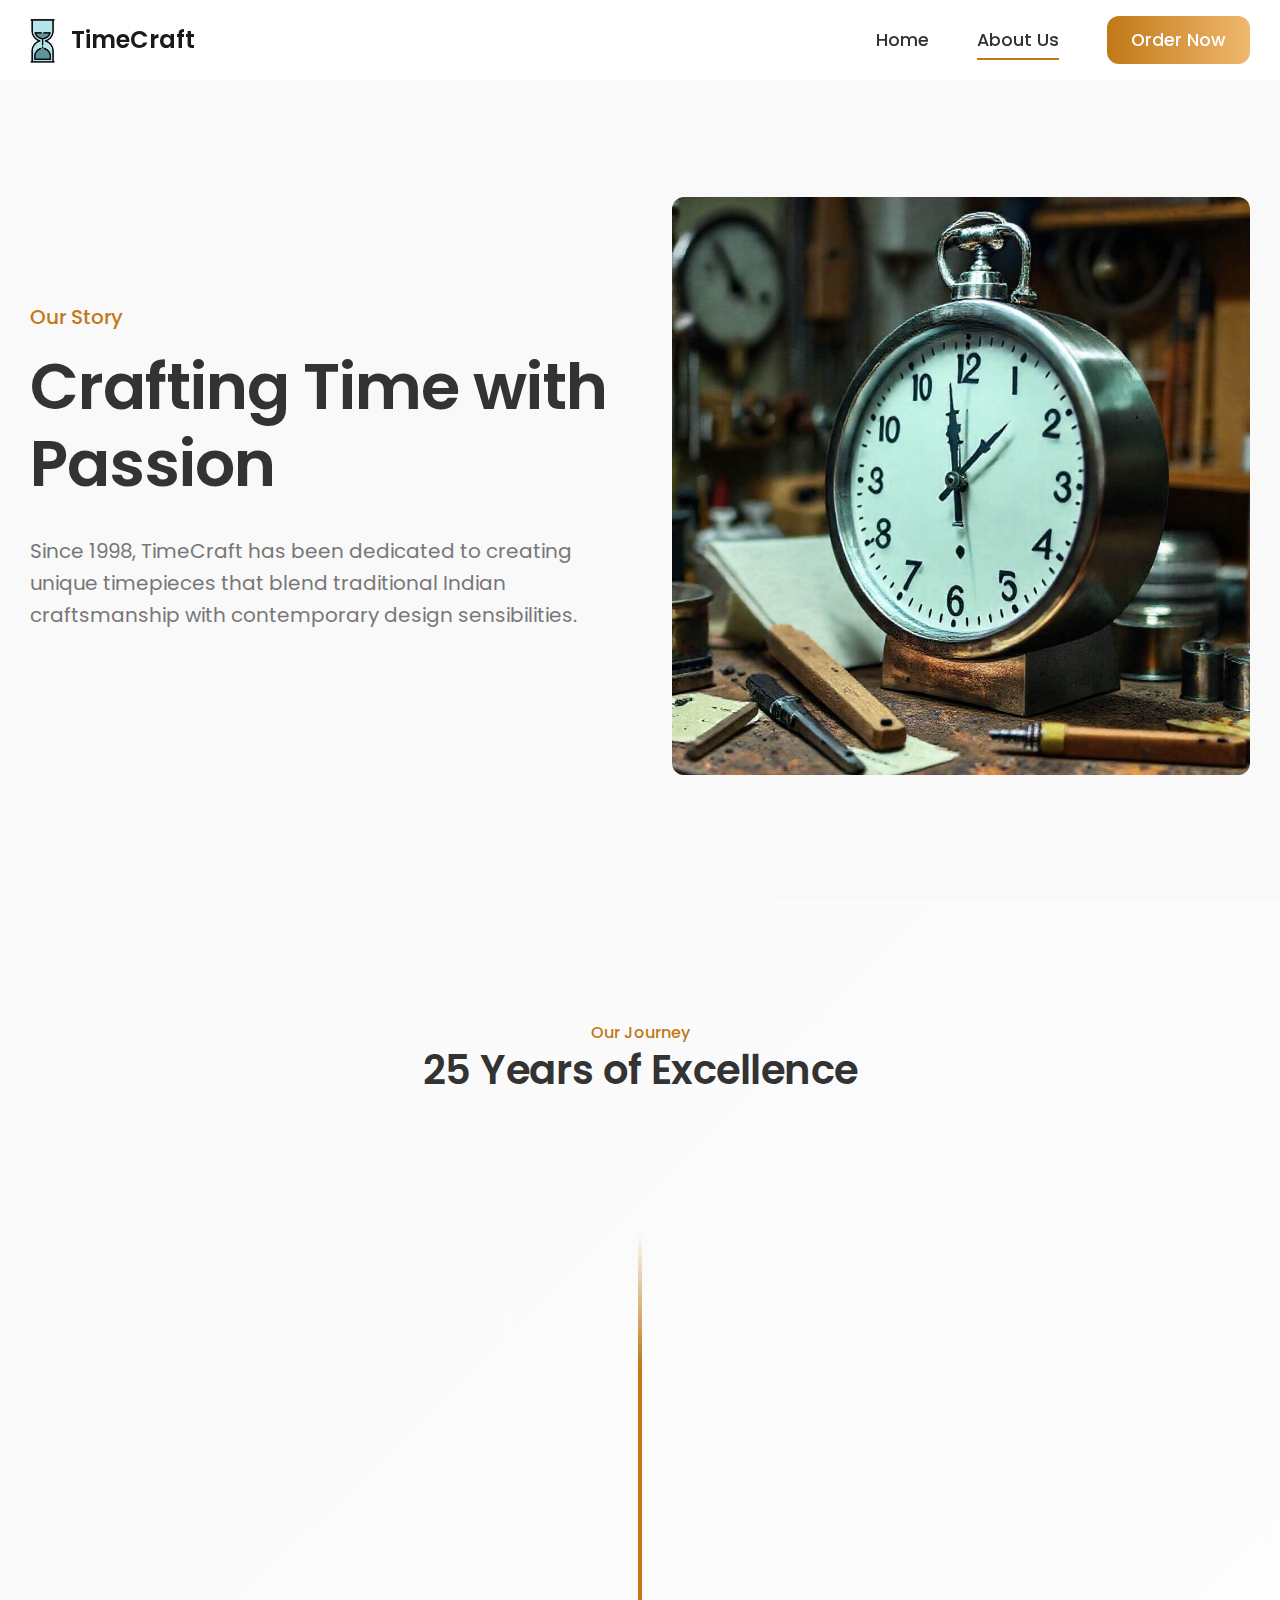
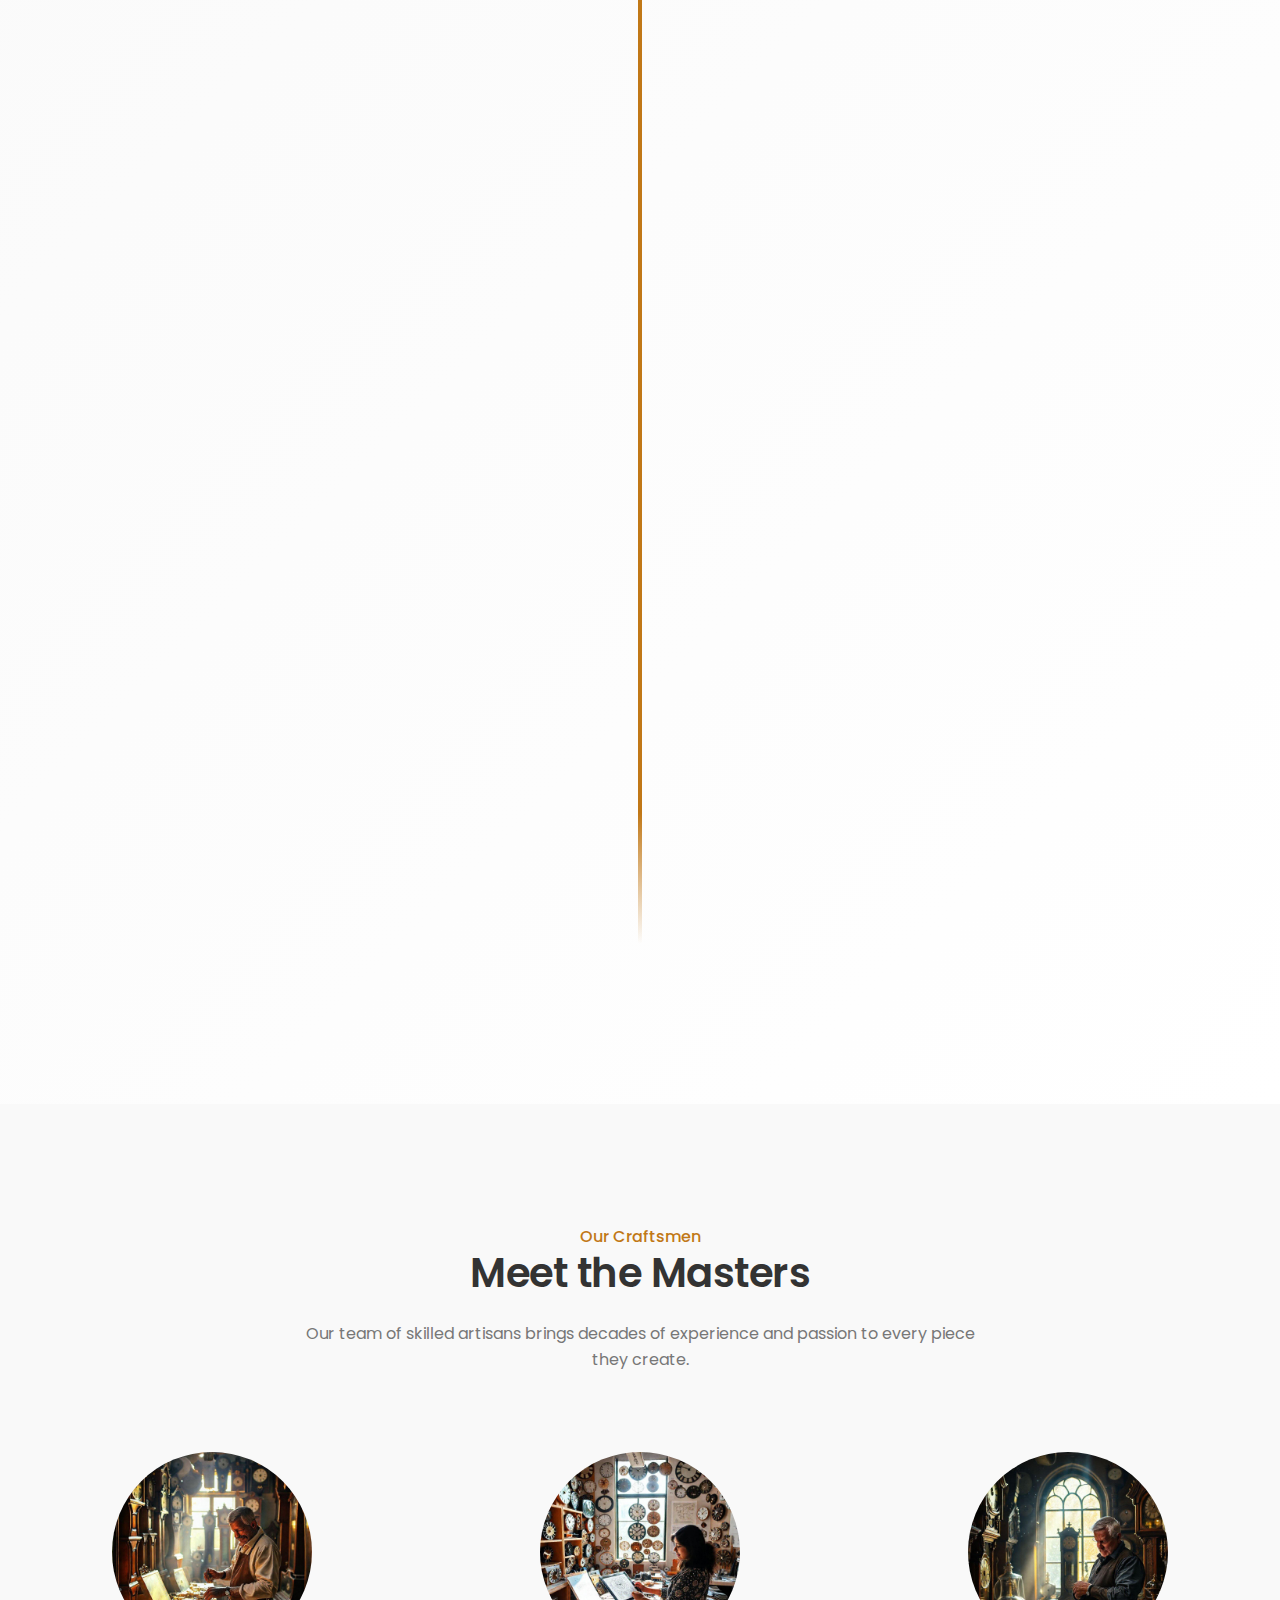
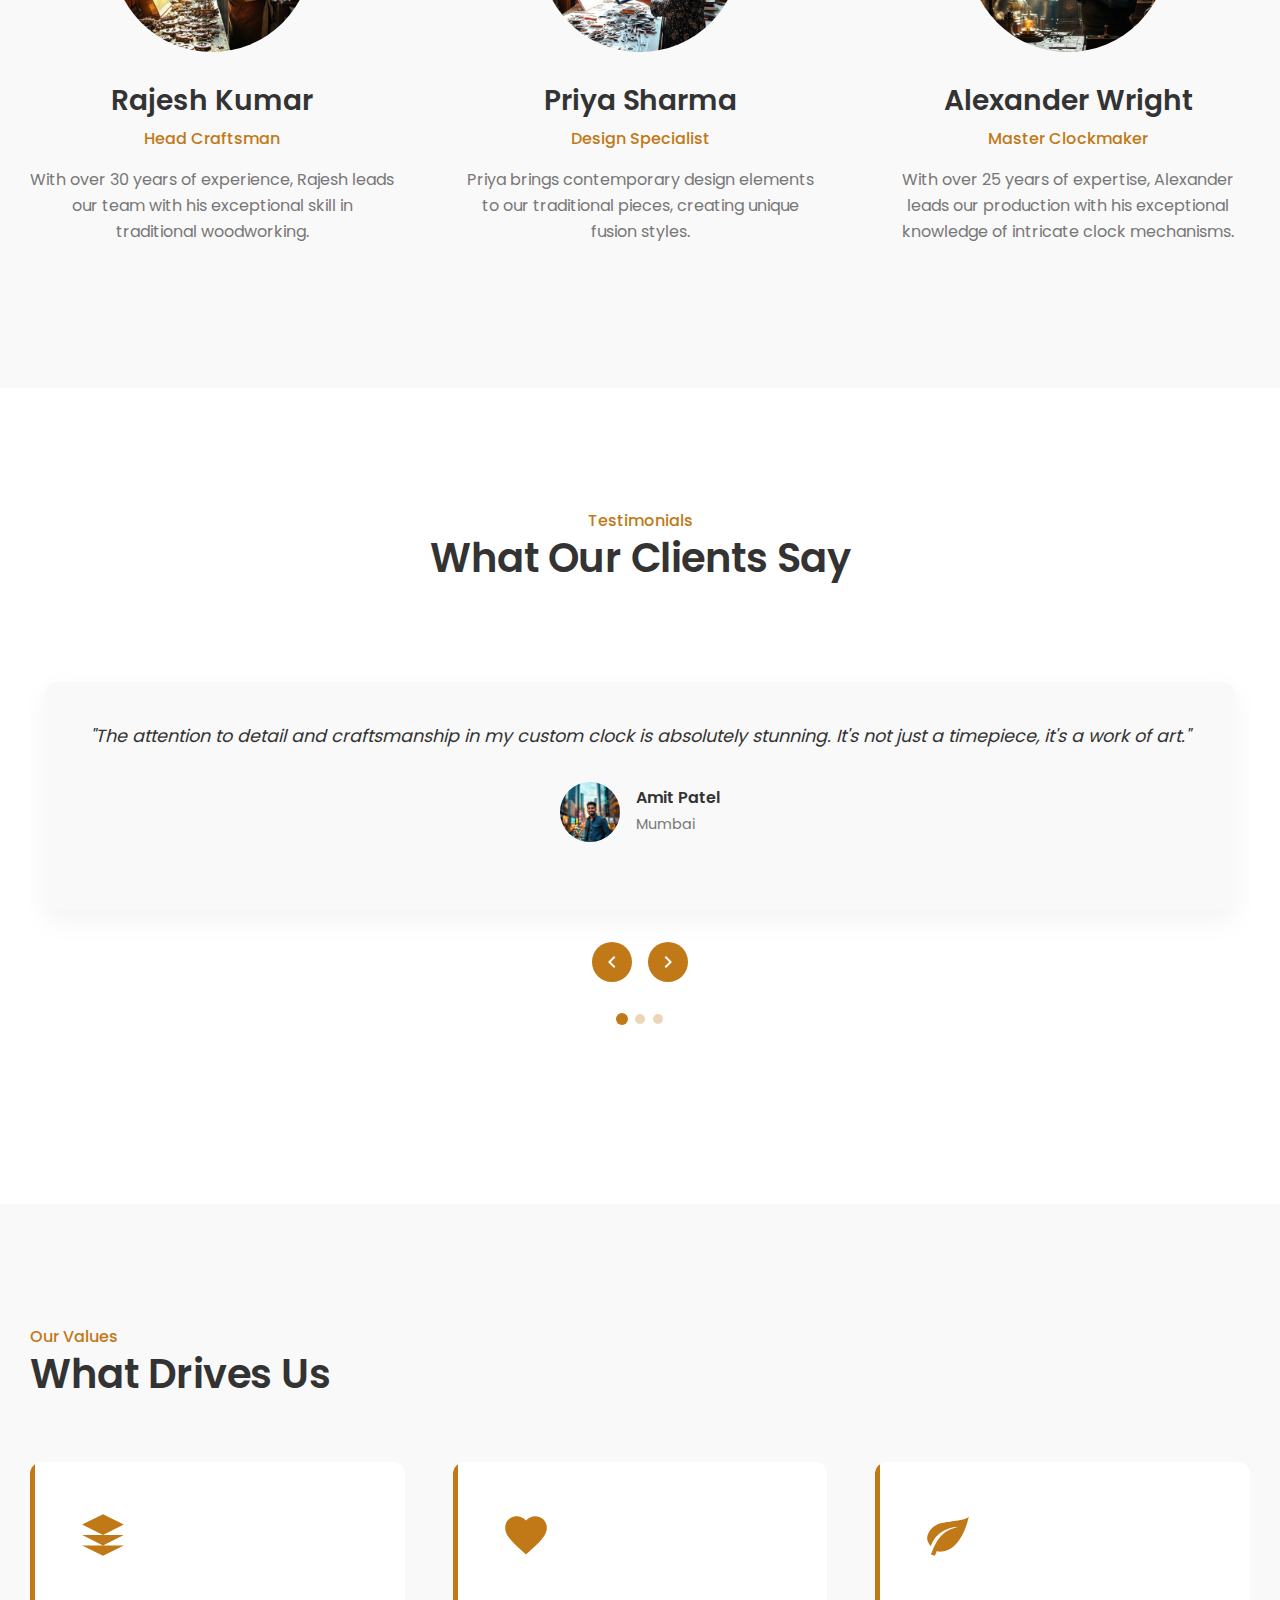
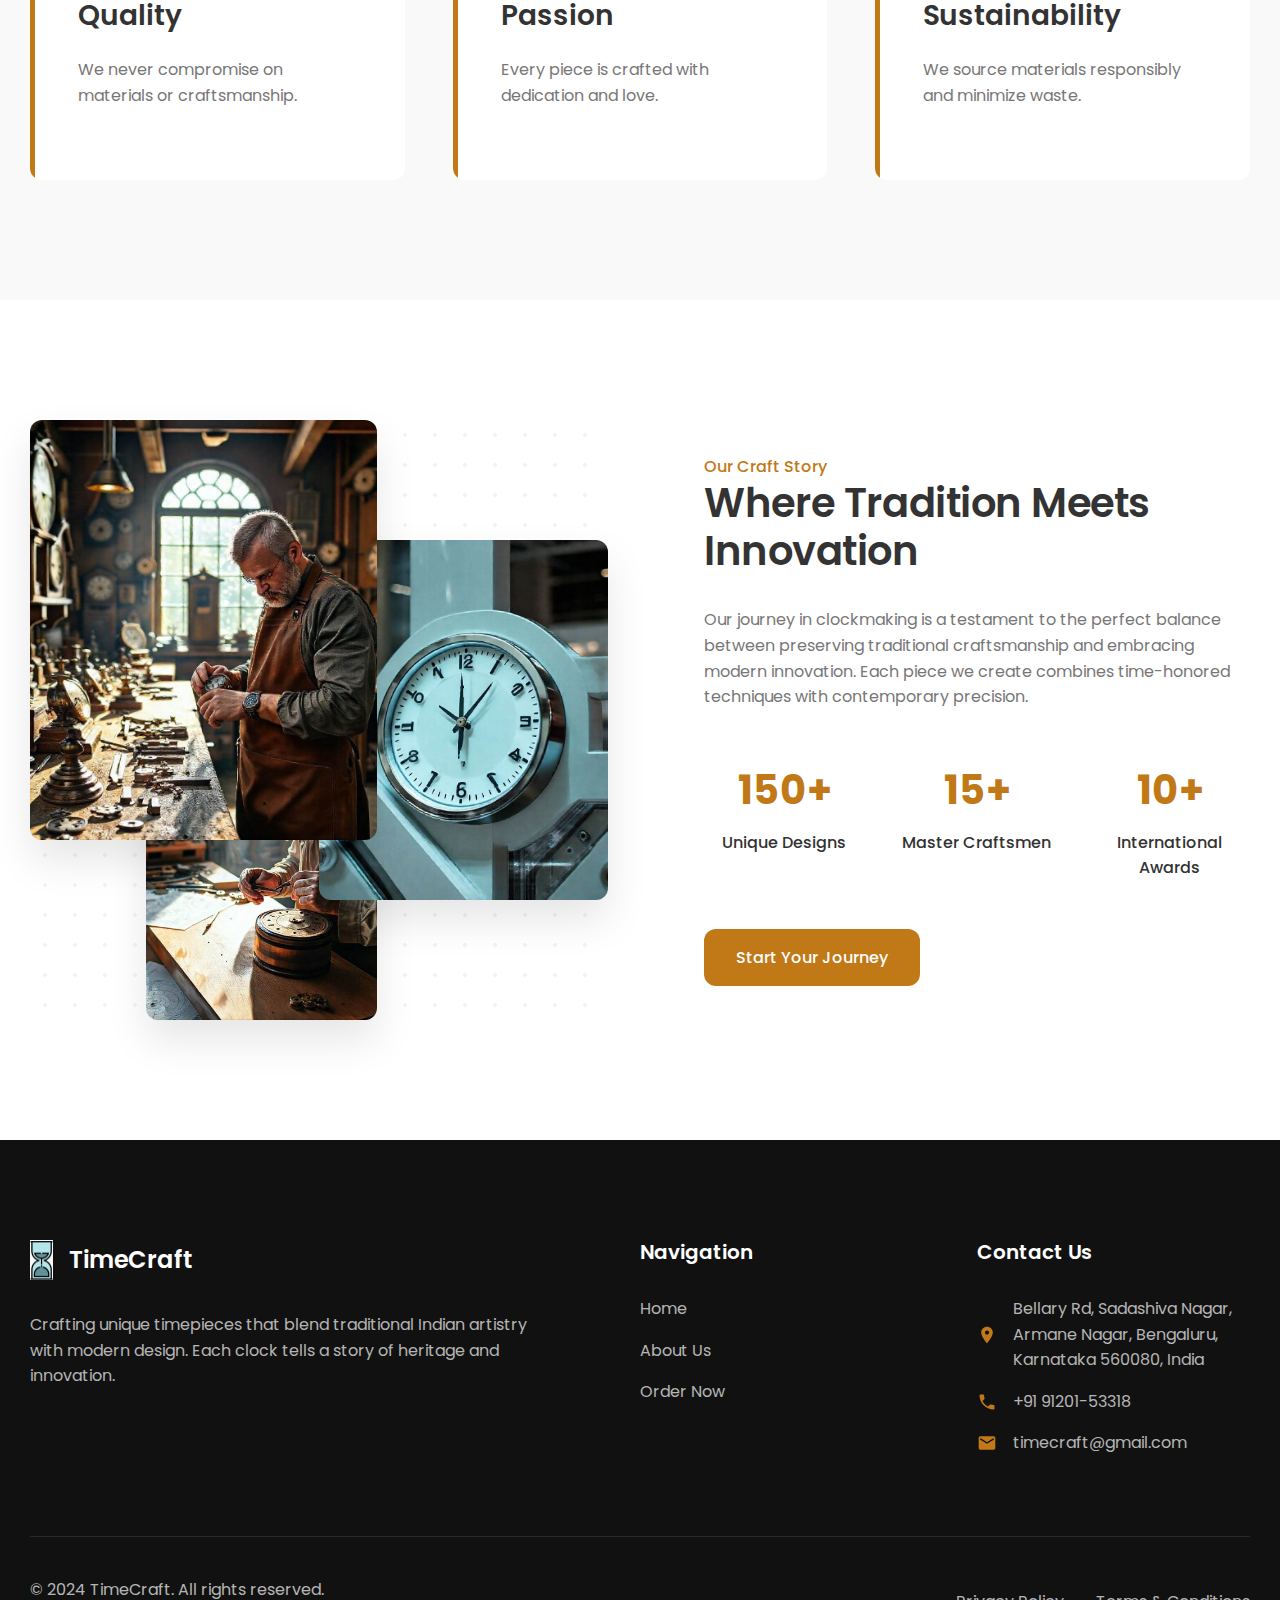
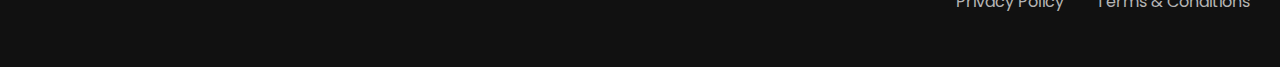
<file: about.html>
<!DOCTYPE html>
<html lang="en">
<head>
    <meta charset="UTF-8">
    <meta name="viewport" content="width=device-width, initial-scale=1.0">
    <title>About Us - TimeCraft</title>
    <meta name="description" content="Learn about TimeCraft's journey in crafting unique decorative clocks that blend traditional Indian artistry with modern design.">
    <link rel="stylesheet" href="css/style.css">
    <link rel="icon" type="image/x-icon" href="img/logo.png">
</head>
<body>
    <header class="header">
        <div class="container">
            <div class="header__inner">
                <a href="index.html" class="logo">
                    <img src="img/logo.png" alt="TimeCraft Logo" class="logo__img">
                    <span class="logo__text">TimeCraft</span>
                </a>
                <nav class="nav">
                    <ul class="nav__list">
                        <li class="nav__item"><a href="index.html" class="nav__link">Home</a></li>
                        <li class="nav__item"><a href="about.html" class="nav__link nav__link--active">About Us</a></li>
                        <li class="nav__item"><a href="contact.html" class="nav__link nav__cta">Order Now</a></li>
                    </ul>
                    <button class="burger" aria-label="Open menu">
                        <span></span>
                        <span></span>
                        <span></span>
                    </button>
                </nav>
            </div>
        </div>
    </header>

    <main>
        <section class="about-hero">
            <div class="container">
                <div class="about-hero__content">
                    <span class="about-hero__subtitle">Our Story</span>
                    <h1 class="about-hero__title">Crafting Time with Passion</h1>
                    <p class="about-hero__text">Since 1998, TimeCraft has been dedicated to creating unique timepieces that blend traditional Indian craftsmanship with contemporary design sensibilities.</p>
                </div>
                <div class="about-hero__image">
                    <img src="img/about-hero.jpg" alt="Our workshop">
                </div>
            </div>
        </section>

        <section class="timeline">
            <div class="container">
                <div class="section__header">
                    <span class="section__subtitle">Our Journey</span>
                    <h2>25 Years of Excellence</h2>
                </div>
                <div class="timeline__wrapper">
                    <div class="timeline__item">
                        <div class="timeline__content">
                            <span class="timeline__year">1998</span>
                            <h3>The Beginning</h3>
                            <p>Started as a small workshop in Bangalore with a vision to preserve traditional clock-making.</p>
                        </div>
                    </div>
                    <div class="timeline__item">
                        <div class="timeline__content">
                            <span class="timeline__year">2005</span>
                            <h3>Expansion</h3>
                            <p>Opened our first showroom and expanded our team of master craftsmen.</p>
                        </div>
                    </div>
                    <div class="timeline__item timeline__item--right">
                        <div class="timeline__content">
                            <span class="timeline__year">2005+</span>
                            <h3>Growth Phase</h3>
                            <p>Established multiple workshops across India and started international collaborations.</p>
                        </div>
                    </div>
                    <div class="timeline__item">
                        <div class="timeline__content">
                            <span class="timeline__year">2012</span>
                            <h3>Innovation</h3>
                            <p>Introduced modern design elements while maintaining traditional craftsmanship.</p>
                        </div>
                    </div>
                    <div class="timeline__item">
                        <div class="timeline__content">
                            <span class="timeline__year">2024</span>
                            <h3>Present Day</h3>
                            <p>Leading manufacturer of handcrafted clocks with global recognition.</p>
                        </div>
                    </div>
                </div>
            </div>
        </section>

        <section class="team">
            <div class="container">
                <div class="section__header">
                    <span class="section__subtitle">Our Craftsmen</span>
                    <h2>Meet the Masters</h2>
                    <p>Our team of skilled artisans brings decades of experience and passion to every piece they create.</p>
                </div>
                <div class="team__grid">
                    <div class="team__member">
                        <div class="team__image">
                            <img src="img/craftsman1.jpg" alt="Master Craftsman">
                        </div>
                        <div class="team__info">
                            <h3>Rajesh Kumar</h3>
                            <span>Head Craftsman</span>
                            <p>With over 30 years of experience, Rajesh leads our team with his exceptional skill in traditional woodworking.</p>
                        </div>
                    </div>
                    <div class="team__member">
                        <div class="team__image">
                            <img src="img/craftsman2.jpg" alt="Design Specialist">
                        </div>
                        <div class="team__info">
                            <h3>Priya Sharma</h3>
                            <span>Design Specialist</span>
                            <p>Priya brings contemporary design elements to our traditional pieces, creating unique fusion styles.</p>
                        </div>
                    </div>
										<div class="team__member">
											<div class="team__image">
													<img src="img/craftsman3.jpg" alt="Master Craftsman">
											</div>
											<div class="team__info">
													<h3>Alexander Wright</h3>
													<span>Master Clockmaker</span>
													<p>With over 25 years of expertise, Alexander leads our production with his exceptional knowledge of intricate clock mechanisms.</p>
											</div>
									</div>
                </div>
            </div>
        </section>

        <section class="testimonials">
            <div class="container">
                <div class="section__header">
                    <span class="section__subtitle">Testimonials</span>
                    <h2>What Our Clients Say</h2>
                </div>
                <div class="testimonials__slider">
                    <div class="testimonials__track">
                        <div class="testimonials__slide">
                            <div class="testimonial">
                                <div class="testimonial__content">
                                    <p>"The attention to detail and craftsmanship in my custom clock is absolutely stunning. It's not just a timepiece, it's a work of art."</p>
                                </div>
                                <div class="testimonial__author">
                                    <img src="img/client1.jpg" alt="Client">
                                    <div class="testimonial__info">
                                        <h4>Amit Patel</h4>
                                        <span>Mumbai</span>
                                    </div>
                                </div>
                            </div>
                        </div>
                        <div class="testimonials__slide">
                            <div class="testimonial">
                                <div class="testimonial__content">
                                    <p>"TimeCraft helped me create a family heirloom that we'll cherish for generations. The process was seamless and the result is magnificent."</p>
                                </div>
                                <div class="testimonial__author">
                                    <img src="img/client2.jpg" alt="Client">
                                    <div class="testimonial__info">
                                        <h4>Sarah Johnson</h4>
                                        <span>New York</span>
                                    </div>
                                </div>
                            </div>
                        </div>
                        <div class="testimonials__slide">
                            <div class="testimonial">
                                <div class="testimonial__content">
                                    <p>"The blend of traditional Indian artistry with modern design elements is perfect. My clock is always a conversation starter."</p>
                                </div>
                                <div class="testimonial__author">
                                    <img src="img/client3.jpg" alt="Client">
                                    <div class="testimonial__info">
                                        <h4>Ravi Menon</h4>
                                        <span>Bangalore</span>
                                    </div>
                                </div>
                            </div>
                        </div>
                    </div>
                    <div class="testimonials__navigation">
                        <button class="testimonials__button testimonials__button--prev">
                            <svg viewBox="0 0 24 24">
                                <path d="M15.41 7.41L14 6l-6 6 6 6 1.41-1.41L10.83 12z"/>
                            </svg>
                        </button>
                        <button class="testimonials__button testimonials__button--next">
                            <svg viewBox="0 0 24 24">
                                <path d="M8.59 16.59L10 18l6-6-6-6-1.41 1.41L13.17 12z"/>
                            </svg>
                        </button>
                    </div>
                    <div class="testimonials__dots"></div>
                </div>
            </div>
        </section>

        <section class="values">
            <div class="container">
                <div class="values__grid">
                    <div class="values__content">
                        <span class="section__subtitle">Our Values</span>
                        <h2>What Drives Us</h2>
                        <div class="values__list">
                            <div class="values__item">
                                <svg class="values__icon" viewBox="0 0 24 24">
                                    <path d="M12 2L2 7l10 5 10-5-10-5zM2 17l10 5 10-5M2 12l10 5 10-5"/>
                                </svg>
                                <h3>Quality</h3>
                                <p>We never compromise on materials or craftsmanship.</p>
                            </div>
                            <div class="values__item">
                                <svg class="values__icon" viewBox="0 0 24 24">
                                    <path d="M12 21.35l-1.45-1.32C5.4 15.36 2 12.28 2 8.5 2 5.42 4.42 3 7.5 3c1.74 0 3.41.81 4.5 2.09C13.09 3.81 14.76 3 16.5 3 19.58 3 22 5.42 22 8.5c0 3.78-3.4 6.86-8.55 11.54L12 21.35z"/>
                                </svg>
                                <h3>Passion</h3>
                                <p>Every piece is crafted with dedication and love.</p>
                            </div>
                            <div class="values__item">
                                <svg class="values__icon" viewBox="0 0 24 24">
                                    <path d="M17 8C8 10 5.9 16.17 3.82 21.34l1.89.66l.95-2.3c.48.17.98.3 1.34.3C19 20 22 3 22 3c-1 2-8 2.25-13 3.25S2 11.5 2 13.5s1.75 3.75 1.75 3.75C7 8 17 8 17 8z"/>
                                </svg>
                                <h3>Sustainability</h3>
                                <p>We source materials responsibly and minimize waste.</p>
                            </div>
                        </div>
                    </div>
                </div>
            </div>
        </section>

        <section class="craft-story">
            <div class="container">
                <div class="craft-story__wrapper">
                    <div class="craft-story__images">
                        <div class="craft-story__image craft-story__image--1" data-speed="0.5">
                            <img src="img/tech1.jpg" alt="Traditional clockmaking">
                            <div class="craft-story__card">
                                <span class="craft-story__tag">Tradition</span>
                                <h3>Traditional Methods</h3>
                                <p>Preserving centuries-old techniques</p>
                            </div>
                        </div>
                        <div class="craft-story__image craft-story__image--2" data-speed="-0.3">
                            <img src="img/tech2.jpg" alt="Modern techniques">
                            <div class="craft-story__card">
                                <span class="craft-story__tag">Innovation</span>
                                <h3>Modern Precision</h3>
                                <p>Using cutting-edge technology</p>
                            </div>
                        </div>
                        <div class="craft-story__image craft-story__image--3" data-speed="0.2">
                            <img src="img/tech3.jpg" alt="Detailed work">
                            <div class="craft-story__card">
                                <span class="craft-story__tag">Artistry</span>
                                <h3>Detailed Artistry</h3>
                                <p>Every piece is a masterpiece</p>
                            </div>
                        </div>
                        <div class="craft-story__pattern"></div>
                    </div>
                    <div class="craft-story__content">
                        <span class="section__subtitle">Our Craft Story</span>
                        <h2>Where Tradition Meets Innovation</h2>
                        <div class="craft-story__text">
                            <p>Our journey in clockmaking is a testament to the perfect balance between preserving traditional craftsmanship and embracing modern innovation. Each piece we create combines time-honored techniques with contemporary precision.</p>
                            <div class="craft-story__stats">
                                <div class="craft-story__stat">
                                    <span class="craft-story__number">150+</span>
                                    <span class="craft-story__label">Unique Designs</span>
                                </div>
                                <div class="craft-story__stat">
                                    <span class="craft-story__number">15+</span>
                                    <span class="craft-story__label">Master Craftsmen</span>
                                </div>
                                <div class="craft-story__stat">
                                    <span class="craft-story__number">10+</span>
                                    <span class="craft-story__label">International Awards</span>
                                </div>
                            </div>
                        </div>
                        <a href="contact.html" class="btn">Start Your Journey</a>
                    </div>
                </div>
            </div>
        </section>
    </main>

    <footer class="footer">
        <div class="container">
            <div class="footer__grid">
                <div class="footer__info">
                    <a href="index.html" class="footer__logo">
                        <img src="img/logo.png" alt="TimeCraft Logo">
                        <span class="logo__text">TimeCraft</span>
                    </a>
                    <p class="footer__text">Crafting unique timepieces that blend traditional Indian artistry with modern design. Each clock tells a story of heritage and innovation.</p>
                </div>
                <div class="footer__nav">
                    <h4 class="footer__title">Navigation</h4>
                    <ul class="footer__links">
                        <li class="footer__link"><a href="index.html">Home</a></li>
                        <li class="footer__link"><a href="about.html">About Us</a></li>
                        <li class="footer__link"><a href="contact.html">Order Now</a></li>
                    </ul>
                </div>
                <div class="footer__contact">
                    <h4 class="footer__title">Contact Us</h4>
                    <div class="footer__contact-item">
                        <svg class="footer__icon" viewBox="0 0 24 24">
                            <path d="M12 2C8.13 2 5 5.13 5 9c0 5.25 7 13 7 13s7-7.75 7-13c0-3.87-3.13-7-7-7zm0 9.5c-1.38 0-2.5-1.12-2.5-2.5s1.12-2.5 2.5-2.5 2.5 1.12 2.5 2.5-1.12 2.5-2.5 2.5z"/>
                        </svg>
                        <a href="https://maps.app.goo.gl/4GGvnhLaynDn92M88" target="_blank">
                            Bellary Rd, Sadashiva Nagar, Armane Nagar, Bengaluru, Karnataka 560080, India
                        </a>
                    </div>
                    <div class="footer__contact-item">
                        <svg class="footer__icon" viewBox="0 0 24 24">
                            <path d="M6.62 10.79c1.44 2.83 3.76 5.15 6.59 6.59l2.2-2.2c.27-.27.67-.36 1.02-.24 1.12.37 2.33.57 3.57.57.55 0 1 .45 1 1V20c0 .55-.45 1-1 1-9.39 0-17-7.61-17-17 0-.55.45-1 1-1h3.5c.55 0 1 .45 1 1 0 1.25.2 2.45.57 3.57.11.35.03.74-.25 1.02l-2.2 2.2z"/>
                        </svg>
                        <a href="tel:+919876543210">+91 91201-53318</a>
                    </div>
                    <div class="footer__contact-item">
                        <svg class="footer__icon" viewBox="0 0 24 24">
                            <path d="M20 4H4c-1.1 0-1.99.9-1.99 2L2 18c0 1.1.9 2 2 2h16c1.1 0 2-.9 2-2V6c0-1.1-.9-2-2-2zm0 4l-8 5-8-5V6l8 5 8-5v2z"/>
                        </svg>
                        <a href="mailto:timecraft@gmail.com">timecraft@gmail.com</a>
                    </div>
                </div>
            </div>
            <div class="footer__bottom">
                <p class="footer__copy">&copy; 2024 TimeCraft. All rights reserved.</p>
                <div class="footer__bottom-links">
                    <a href="privacy-policy.html" class="footer__bottom-link">Privacy Policy</a>
                    <a href="terms-conditions.html" class="footer__bottom-link">Terms & Conditions</a>
                </div>
            </div>
        </div>
    </footer>

    <script src="js/main.js"></script>
</body>
</html>
</file>
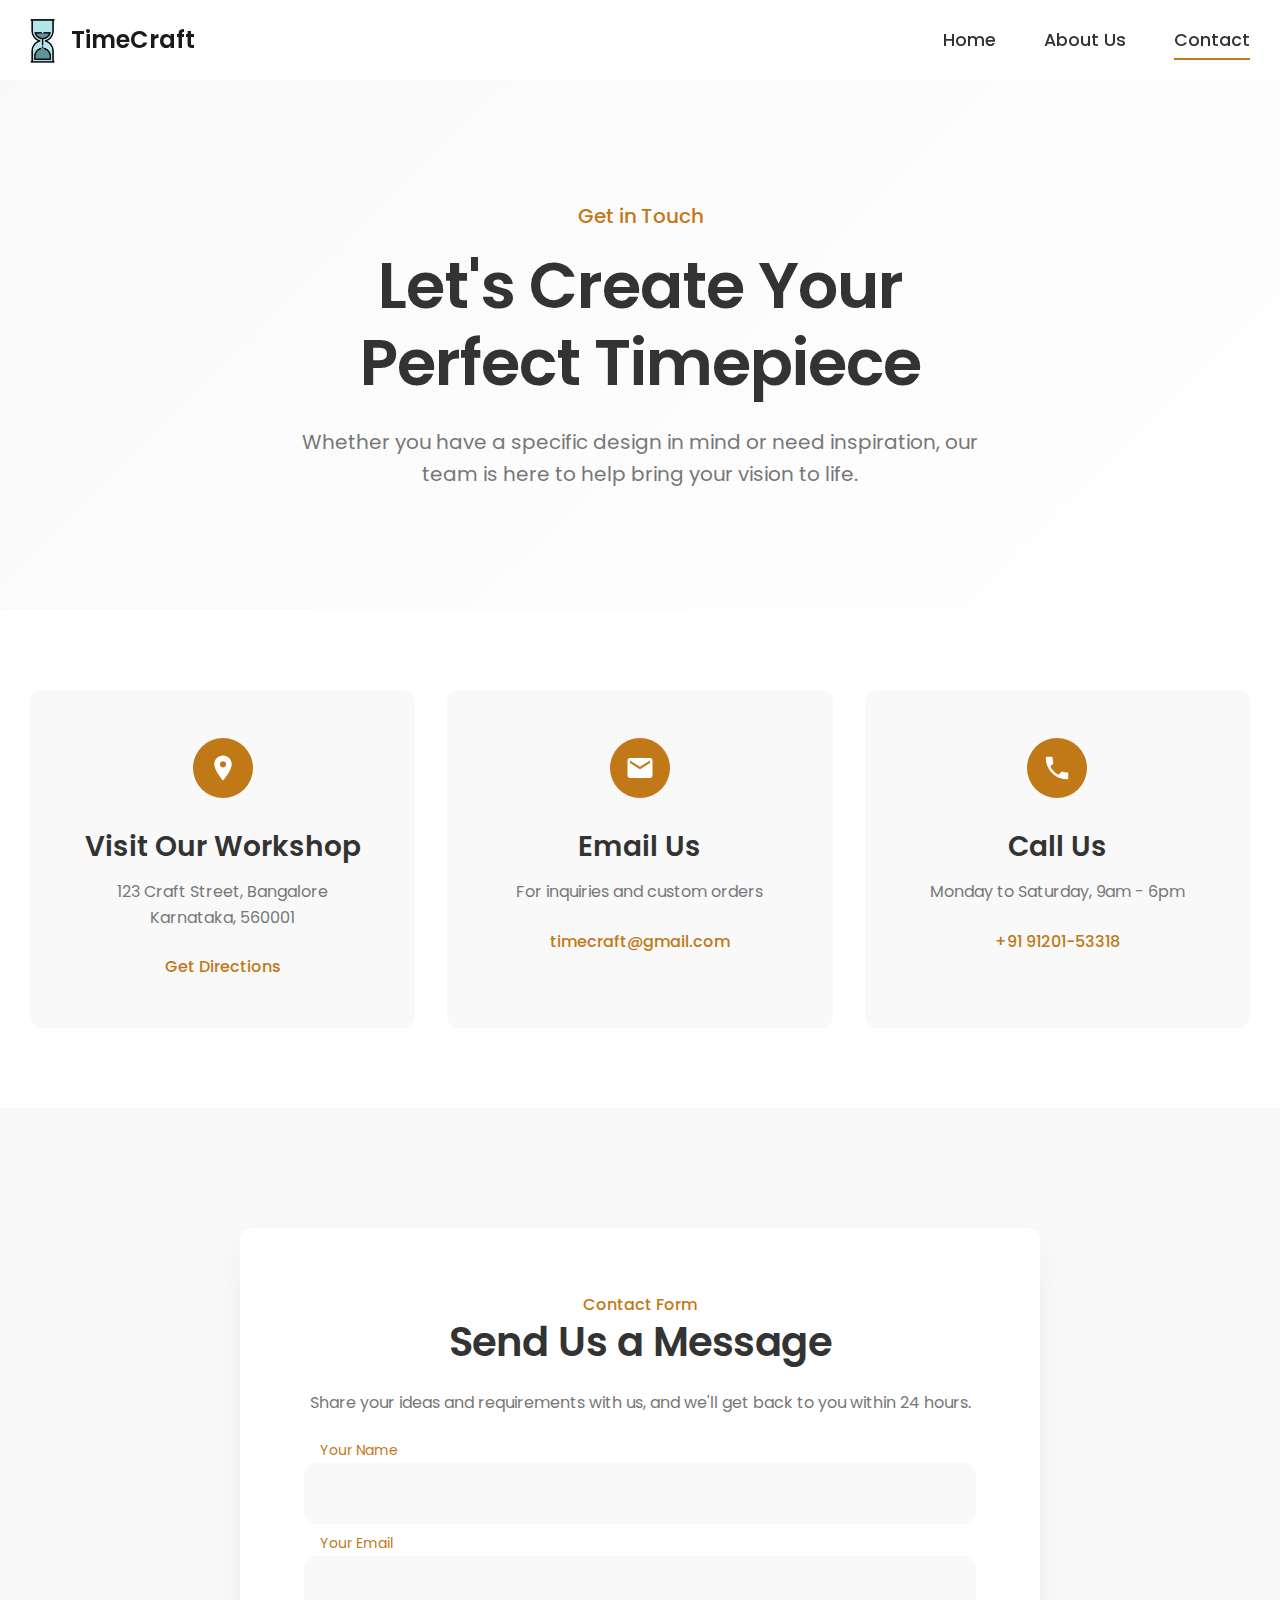
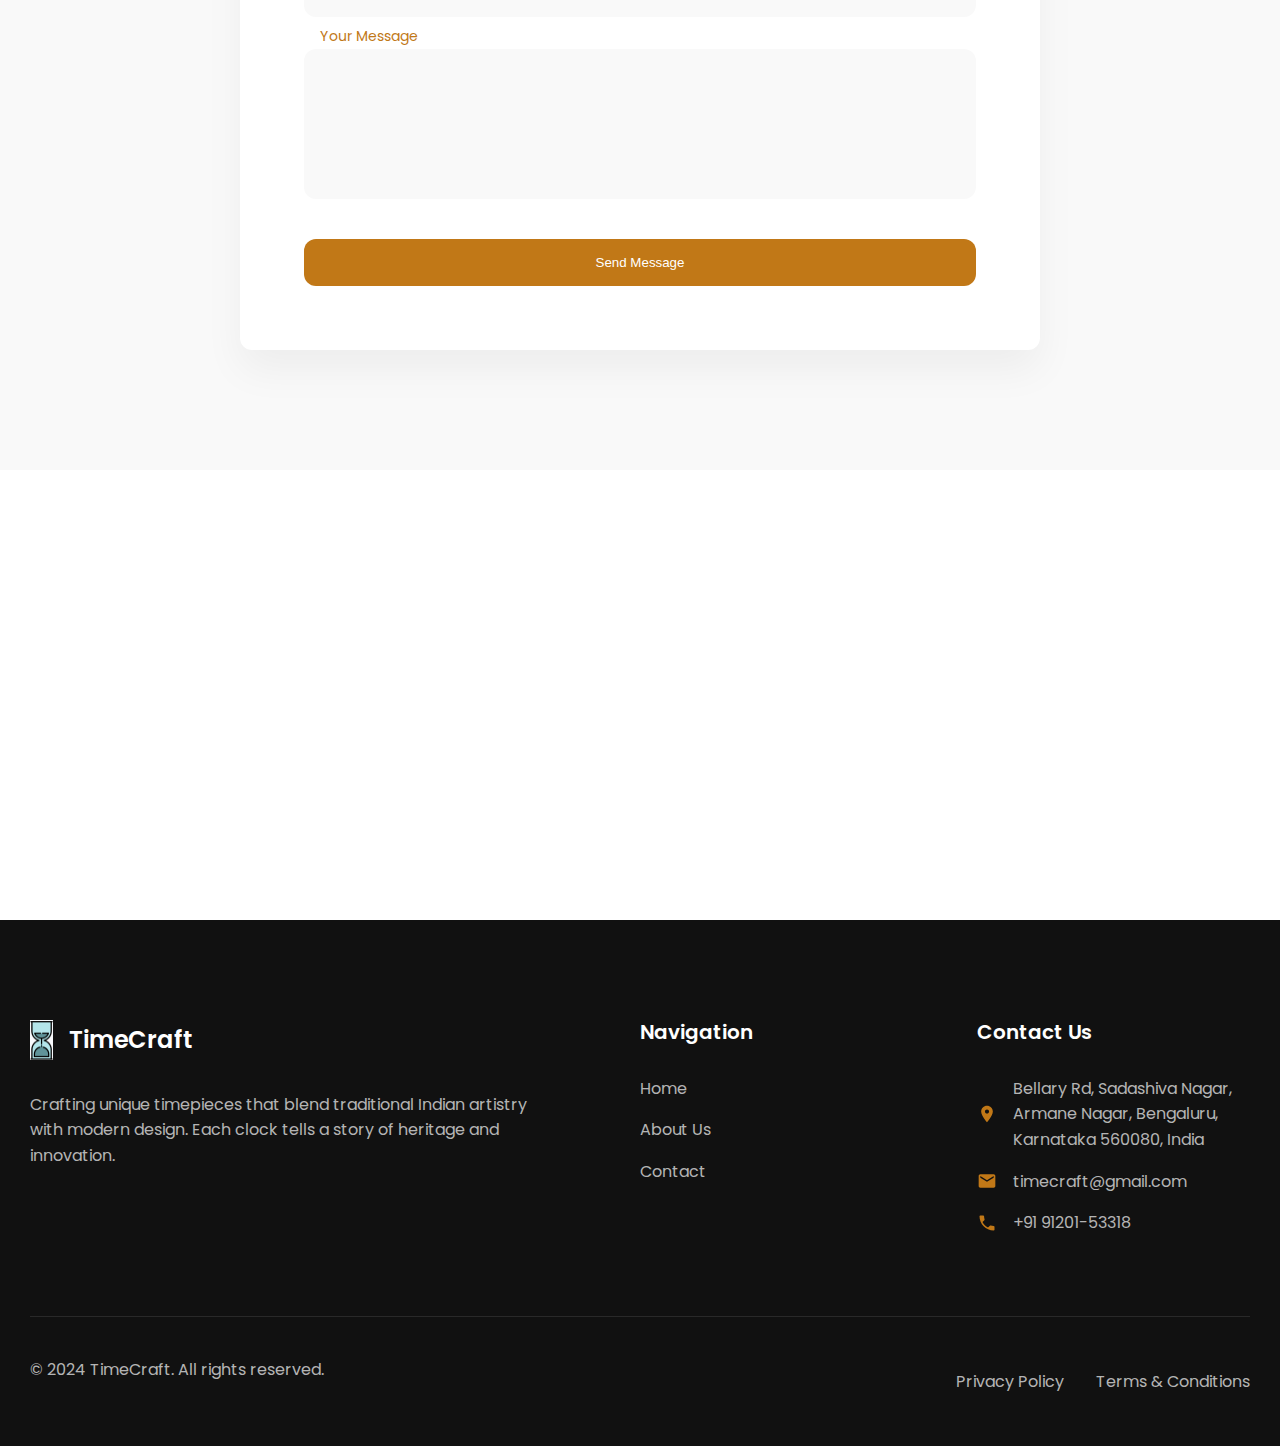
<file: contact.html>
<!DOCTYPE html>
<html lang="en">
  <head>
    <meta charset="UTF-8" />
    <meta name="viewport" content="width=device-width, initial-scale=1.0" />
    <title>Contact Us - TimeCraft</title>
    <meta
      name="description"
      content="Get in touch with TimeCraft for custom decorative clock orders and inquiries. Visit our workshop in Bangalore or contact us online."
    />
    <link rel="stylesheet" href="css/style.css" />
    <link rel="icon" type="image/x-icon" href="img/logo.png" />
  </head>
  <body>
    <header class="header">
      <div class="container">
        <div class="header__inner">
          <a href="index.html" class="logo">
            <img src="img/logo.png" alt="TimeCraft Logo" class="logo__img" />
            <span class="logo__text">TimeCraft</span>
          </a>
          <nav class="nav">
            <ul class="nav__list">
              <li class="nav__item">
                <a href="index.html" class="nav__link">Home</a>
              </li>
              <li class="nav__item">
                <a href="about.html" class="nav__link">About Us</a>
              </li>
              <li class="nav__item">
                <a href="contact.html" class="nav__link nav__link--active"
                  >Contact</a
                >
              </li>
            </ul>
            <button class="burger" aria-label="Open menu">
              <span></span>
              <span></span>
              <span></span>
            </button>
          </nav>
        </div>
      </div>
    </header>

    <main>
      <section class="contact-hero">
        <div class="container">
          <div class="contact-hero__content">
            <span class="contact-hero__subtitle">Get in Touch</span>
            <h1 class="contact-hero__title">
              Let's Create Your Perfect Timepiece
            </h1>
            <p class="contact-hero__text">
              Whether you have a specific design in mind or need inspiration,
              our team is here to help bring your vision to life.
            </p>
          </div>
        </div>
      </section>

      <section class="contact-info">
        <div class="container">
          <div class="contact-info__grid">
            <div class="contact-info__item">
              <div class="contact-info__icon">
                <svg viewBox="0 0 24 24">
                  <path
                    d="M12 2C8.13 2 5 5.13 5 9c0 5.25 7 13 7 13s7-7.75 7-13c0-3.87-3.13-7-7-7zm0 9.5c-1.38 0-2.5-1.12-2.5-2.5s1.12-2.5 2.5-2.5 2.5 1.12 2.5 2.5-1.12 2.5-2.5 2.5z"
                  />
                </svg>
              </div>
              <h3>Visit Our Workshop</h3>
              <p>123 Craft Street, Bangalore<br />Karnataka, 560001</p>
              <a
                href="https://maps.app.goo.gl/4GGvnhLaynDn92M88"
                target="_blank"
                class="contact-info__link"
                >Get Directions</a
              >
            </div>
            <div class="contact-info__item">
              <div class="contact-info__icon">
                <svg viewBox="0 0 24 24">
                  <path
                    d="M20 4H4c-1.1 0-1.99.9-1.99 2L2 18c0 1.1.9 2 2 2h16c1.1 0 2-.9 2-2V6c0-1.1-.9-2-2-2zm0 4l-8 5-8-5V6l8 5 8-5v2z"
                  />
                </svg>
              </div>
              <h3>Email Us</h3>
              <p>For inquiries and custom orders</p>
              <a href="mailto:timecraft@gmail.com" class="contact-info__link"
                >timecraft@gmail.com</a
              >
            </div>
            <div class="contact-info__item">
              <div class="contact-info__icon">
                <svg viewBox="0 0 24 24">
                  <path
                    d="M6.62 10.79c1.44 2.83 3.76 5.15 6.59 6.59l2.2-2.2c.27-.27.67-.36 1.02-.24 1.12.37 2.33.57 3.57.57.55 0 1 .45 1 1V20c0 .55-.45 1-1 1-9.39 0-17-7.61-17-17 0-.55.45-1 1-1h3.5c.55 0 1 .45 1 1 0 1.25.2 2.45.57 3.57.11.35.03.74-.25 1.02l-2.2 2.2z"
                  />
                </svg>
              </div>
              <h3>Call Us</h3>
              <p>Monday to Saturday, 9am - 6pm</p>
              <a href="tel:+919876543210" class="contact-info__link"
                >+91 91201-53318</a
              >
            </div>
          </div>
        </div>
      </section>

      <section class="contact-form">
        <div class="container">
          <div class="contact-form__wrapper">
            <div class="contact-form__content">
              <span class="section__subtitle">Contact Form</span>
              <h2>Send Us a Message</h2>
              <p>
                Share your ideas and requirements with us, and we'll get back to
                you within 24 hours.
              </p>
            </div>
            <form class="form" action="thanks.html" method="GET">
              <div class="form__group">
                <input type="text" id="name" name="name" required />
                <label for="name">Your Name</label>
              </div>
              <div class="form__group">
                <input type="email" id="email" name="email" required />
                <label for="email">Your Email</label>
              </div>
              <div class="form__group">
                <textarea id="message" name="message" required></textarea>
                <label for="message">Your Message</label>
              </div>
              <button type="submit" class="btn">Send Message</button>
            </form>
          </div>
        </div>
      </section>

      <section class="map">
        <div class="map__wrapper">
          <iframe
            src="https://www.google.com/maps/embed?pb=!1m18!1m12!1m3!1d2283.124999480337!2d77.58312171876136!3d13.00710803959664!2m3!1f0!2f0!3f0!3m2!1i1024!2i768!4f13.1!3m3!1m2!1s0x3bae1635ebc6060f%3A0xa1d7168319ef2b51!2zQmVsbGFyeSBSZCwgU2FkYXNoaXZhIE5hZ2FyLCBBcm1hbmUgTmFnYXIsIEJlbmdhbHVydSwgS2FybmF0YWthIDU2MDA4MCwg0JjQvdC00LjRjw!5e1!3m2!1sru!2sru!4v1737064177511!5m2!1sru!2sru"
            width="100%"
            height="450"
            style="border: 0"
            allowfullscreen=""
            loading="lazy"
            referrerpolicy="no-referrer-when-downgrade"
          ></iframe>
        </div>
      </section>
    </main>

    <footer class="footer">
      <div class="container">
        <div class="footer__grid">
          <div class="footer__info">
            <a href="index.html" class="footer__logo">
              <img src="img/logo.png" alt="TimeCraft Logo" />
              <span class="logo__text">TimeCraft</span>
            </a>
            <p class="footer__text">
              Crafting unique timepieces that blend traditional Indian artistry
              with modern design. Each clock tells a story of heritage and
              innovation.
            </p>
          </div>
          <div class="footer__nav">
            <h4 class="footer__title">Navigation</h4>
            <ul class="footer__links">
              <li class="footer__link"><a href="index.html">Home</a></li>
              <li class="footer__link"><a href="about.html">About Us</a></li>
              <li class="footer__link"><a href="contact.html">Contact</a></li>
            </ul>
          </div>
          <div class="footer__contact">
            <h4 class="footer__title">Contact Us</h4>
            <div class="footer__contact-item">
              <svg class="footer__icon" viewBox="0 0 24 24">
                <path
                  d="M12 2C8.13 2 5 5.13 5 9c0 5.25 7 13 7 13s7-7.75 7-13c0-3.87-3.13-7-7-7zm0 9.5c-1.38 0-2.5-1.12-2.5-2.5s1.12-2.5 2.5-2.5 2.5 1.12 2.5 2.5-1.12 2.5-2.5 2.5z"
                />
              </svg>
              <a
                href="https://maps.app.goo.gl/4GGvnhLaynDn92M88"
                target="_blank"
              >
                Bellary Rd, Sadashiva Nagar, Armane Nagar, Bengaluru, Karnataka
                560080, India
              </a>
            </div>
            <div class="footer__contact-item">
              <svg class="footer__icon" viewBox="0 0 24 24">
                <path
                  d="M20 4H4c-1.1 0-1.99.9-1.99 2L2 18c0 1.1.9 2 2 2h16c1.1 0 2-.9 2-2V6c0-1.1-.9-2-2-2zm0 4l-8 5-8-5V6l8 5 8-5v2z"
                />
              </svg>
              <a href="mailto:timecraft@gmail.com">timecraft@gmail.com</a>
            </div>
            <div class="footer__contact-item">
              <svg class="footer__icon" viewBox="0 0 24 24">
                <path
                  d="M6.62 10.79c1.44 2.83 3.76 5.15 6.59 6.59l2.2-2.2c.27-.27.67-.36 1.02-.24 1.12.37 2.33.57 3.57.57.55 0 1 .45 1 1V20c0 .55-.45 1-1 1-9.39 0-17-7.61-17-17 0-.55.45-1 1-1h3.5c.55 0 1 .45 1 1 0 1.25.2 2.45.57 3.57.11.35.03.74-.25 1.02l-2.2 2.2z"
                />
              </svg>
              <a href="tel:+919876543210">+91 91201-53318</a>
            </div>
          </div>
        </div>
        <div class="footer__bottom">
          <p class="footer__copy">
            &copy; 2024 TimeCraft. All rights reserved.
          </p>
          <div class="footer__bottom-links">
            <a href="privacy-policy.html" class="footer__bottom-link"
              >Privacy Policy</a
            >
            <a href="terms-conditions.html" class="footer__bottom-link"
              >Terms & Conditions</a
            >
          </div>
        </div>
      </div>
    </footer>

    <script src="js/main.js"></script>
  </body>
</html>
</file>
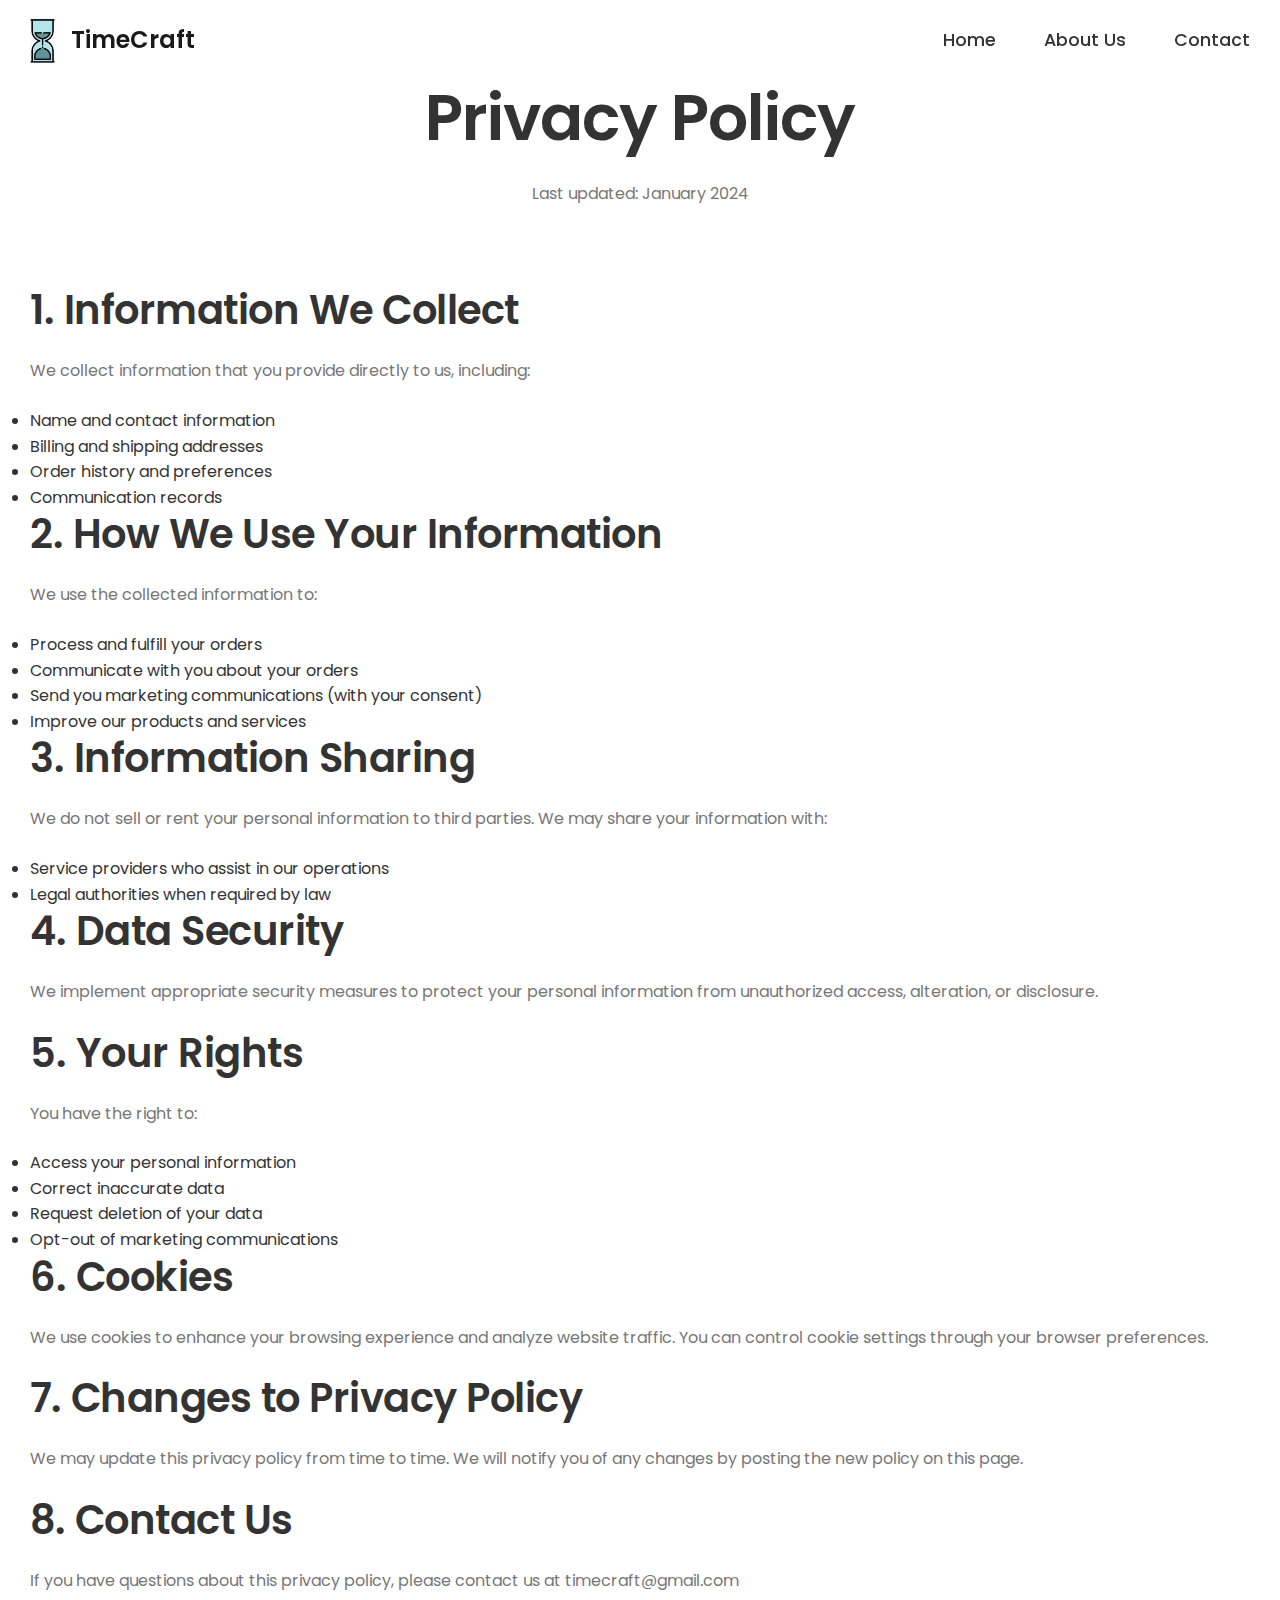
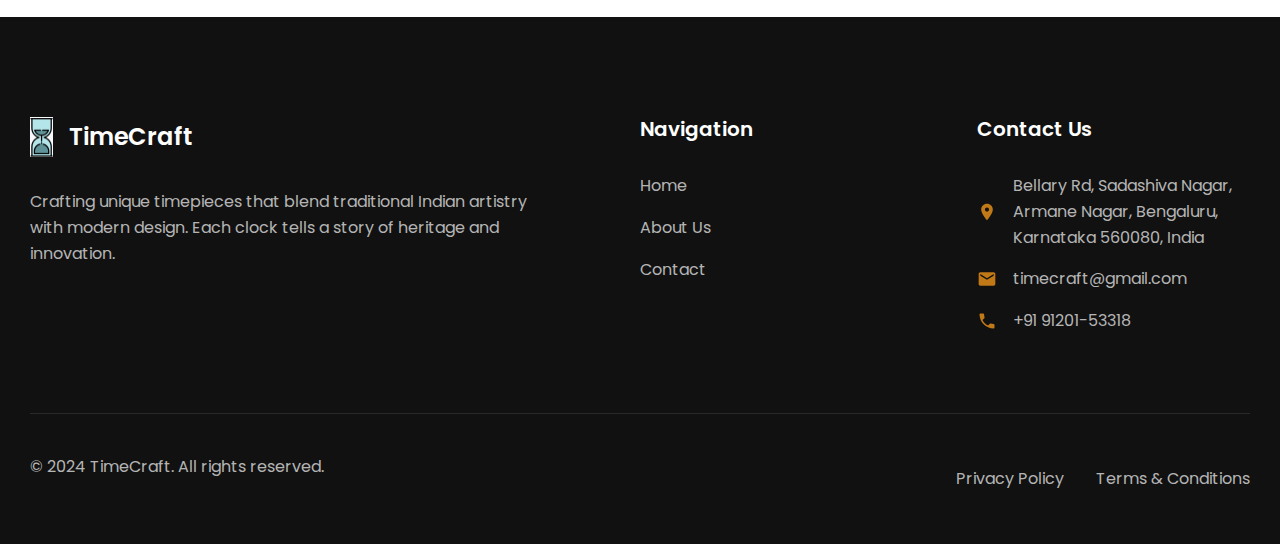
<file: privacy-policy.html>
<!DOCTYPE html>
<html lang="en">
<head>
    <meta charset="UTF-8">
    <meta name="viewport" content="width=device-width, initial-scale=1.0">
    <title>Privacy Policy - TimeCraft</title>
    <meta name="description" content="TimeCraft's privacy policy explaining how we collect, use, and protect your personal information.">
    <link rel="stylesheet" href="css/style.css">
    <link rel="icon" type="image/x-icon" href="img/logo.png">
</head>
<body>
    <header class="header">
        <div class="container">
            <div class="header__inner">
                <a href="index.html" class="logo">
                    <img src="img/logo.png" alt="TimeCraft Logo" class="logo__img">
                    <span class="logo__text">TimeCraft</span>
                </a>
                <nav class="nav">
                    <ul class="nav__list">
                        <li class="nav__item"><a href="index.html" class="nav__link">Home</a></li>
                        <li class="nav__item"><a href="about.html" class="nav__link">About Us</a></li>
                        <li class="nav__item"><a href="contact.html" class="nav__link">Contact</a></li>
                    </ul>
                    <button class="burger" aria-label="Open menu">
                        <span></span>
                        <span></span>
                        <span></span>
                    </button>
                </nav>
            </div>
        </div>
    </header>

    <main>
        <section class="legal">
            <div class="container">
                <div class="section__header">
                    <h1>Privacy Policy</h1>
                    <p>Last updated: January 2024</p>
                </div>
                <div class="legal__content">
                    <h2>1. Information We Collect</h2>
                    <p>We collect information that you provide directly to us, including:</p>
                    <ul>
                        <li>Name and contact information</li>
                        <li>Billing and shipping addresses</li>
                        <li>Order history and preferences</li>
                        <li>Communication records</li>
                    </ul>

                    <h2>2. How We Use Your Information</h2>
                    <p>We use the collected information to:</p>
                    <ul>
                        <li>Process and fulfill your orders</li>
                        <li>Communicate with you about your orders</li>
                        <li>Send you marketing communications (with your consent)</li>
                        <li>Improve our products and services</li>
                    </ul>

                    <h2>3. Information Sharing</h2>
                    <p>We do not sell or rent your personal information to third parties. We may share your information with:</p>
                    <ul>
                        <li>Service providers who assist in our operations</li>
                        <li>Legal authorities when required by law</li>
                    </ul>

                    <h2>4. Data Security</h2>
                    <p>We implement appropriate security measures to protect your personal information from unauthorized access, alteration, or disclosure.</p>

                    <h2>5. Your Rights</h2>
                    <p>You have the right to:</p>
                    <ul>
                        <li>Access your personal information</li>
                        <li>Correct inaccurate data</li>
                        <li>Request deletion of your data</li>
                        <li>Opt-out of marketing communications</li>
                    </ul>

                    <h2>6. Cookies</h2>
                    <p>We use cookies to enhance your browsing experience and analyze website traffic. You can control cookie settings through your browser preferences.</p>

                    <h2>7. Changes to Privacy Policy</h2>
                    <p>We may update this privacy policy from time to time. We will notify you of any changes by posting the new policy on this page.</p>

                    <h2>8. Contact Us</h2>
                    <p>If you have questions about this privacy policy, please contact us at timecraft@gmail.com</p>
                </div>
            </div>
        </section>
    </main>

    <footer class="footer">
        <div class="container">
            <div class="footer__grid">
                <div class="footer__info">
                    <a href="index.html" class="footer__logo">
                        <img src="img/logo.png" alt="TimeCraft Logo">
                        <span class="logo__text">TimeCraft</span>
                    </a>
                    <p class="footer__text">Crafting unique timepieces that blend traditional Indian artistry with modern design. Each clock tells a story of heritage and innovation.</p>
                </div>
                <div class="footer__nav">
                    <h4 class="footer__title">Navigation</h4>
                    <ul class="footer__links">
                        <li class="footer__link"><a href="index.html">Home</a></li>
                        <li class="footer__link"><a href="about.html">About Us</a></li>
                        <li class="footer__link"><a href="contact.html">Contact</a></li>
                    </ul>
                </div>
                <div class="footer__contact">
                    <h4 class="footer__title">Contact Us</h4>
                    <div class="footer__contact-item">
                        <svg class="footer__icon" viewBox="0 0 24 24">
                            <path d="M12 2C8.13 2 5 5.13 5 9c0 5.25 7 13 7 13s7-7.75 7-13c0-3.87-3.13-7-7-7zm0 9.5c-1.38 0-2.5-1.12-2.5-2.5s1.12-2.5 2.5-2.5 2.5 1.12 2.5 2.5-1.12 2.5-2.5 2.5z"/>
                        </svg>
                        <a href="https://maps.app.goo.gl/4GGvnhLaynDn92M88" target="_blank">
                            Bellary Rd, Sadashiva Nagar, Armane Nagar, Bengaluru, Karnataka 560080, India
                        </a>
                    </div>
                    <div class="footer__contact-item">
                        <svg class="footer__icon" viewBox="0 0 24 24">
                            <path d="M20 4H4c-1.1 0-1.99.9-1.99 2L2 18c0 1.1.9 2 2 2h16c1.1 0 2-.9 2-2V6c0-1.1-.9-2-2-2zm0 4l-8 5-8-5V6l8 5 8-5v2z"/>
                        </svg>
                        <a href="mailto:timecraft@gmail.com">timecraft@gmail.com</a>
                    </div>
                    <div class="footer__contact-item">
                        <svg class="footer__icon" viewBox="0 0 24 24">
                            <path d="M6.62 10.79c1.44 2.83 3.76 5.15 6.59 6.59l2.2-2.2c.27-.27.67-.36 1.02-.24 1.12.37 2.33.57 3.57.57.55 0 1 .45 1 1V20c0 .55-.45 1-1 1-9.39 0-17-7.61-17-17 0-.55.45-1 1-1h3.5c.55 0 1 .45 1 1 0 1.25.2 2.45.57 3.57.11.35.03.74-.25 1.02l-2.2 2.2z"/>
                        </svg>
                        <a href="tel:+919876543210">+91 91201-53318</a>
                    </div>
                </div>
            </div>
            <div class="footer__bottom">
                <p class="footer__copy">&copy; 2024 TimeCraft. All rights reserved.</p>
                <div class="footer__bottom-links">
                    <a href="privacy-policy.html" class="footer__bottom-link">Privacy Policy</a>
                    <a href="terms-conditions.html" class="footer__bottom-link">Terms & Conditions</a>
                </div>
            </div>
        </div>
    </footer>

    <script src="js/main.js"></script>
</body>
</html>
</file>
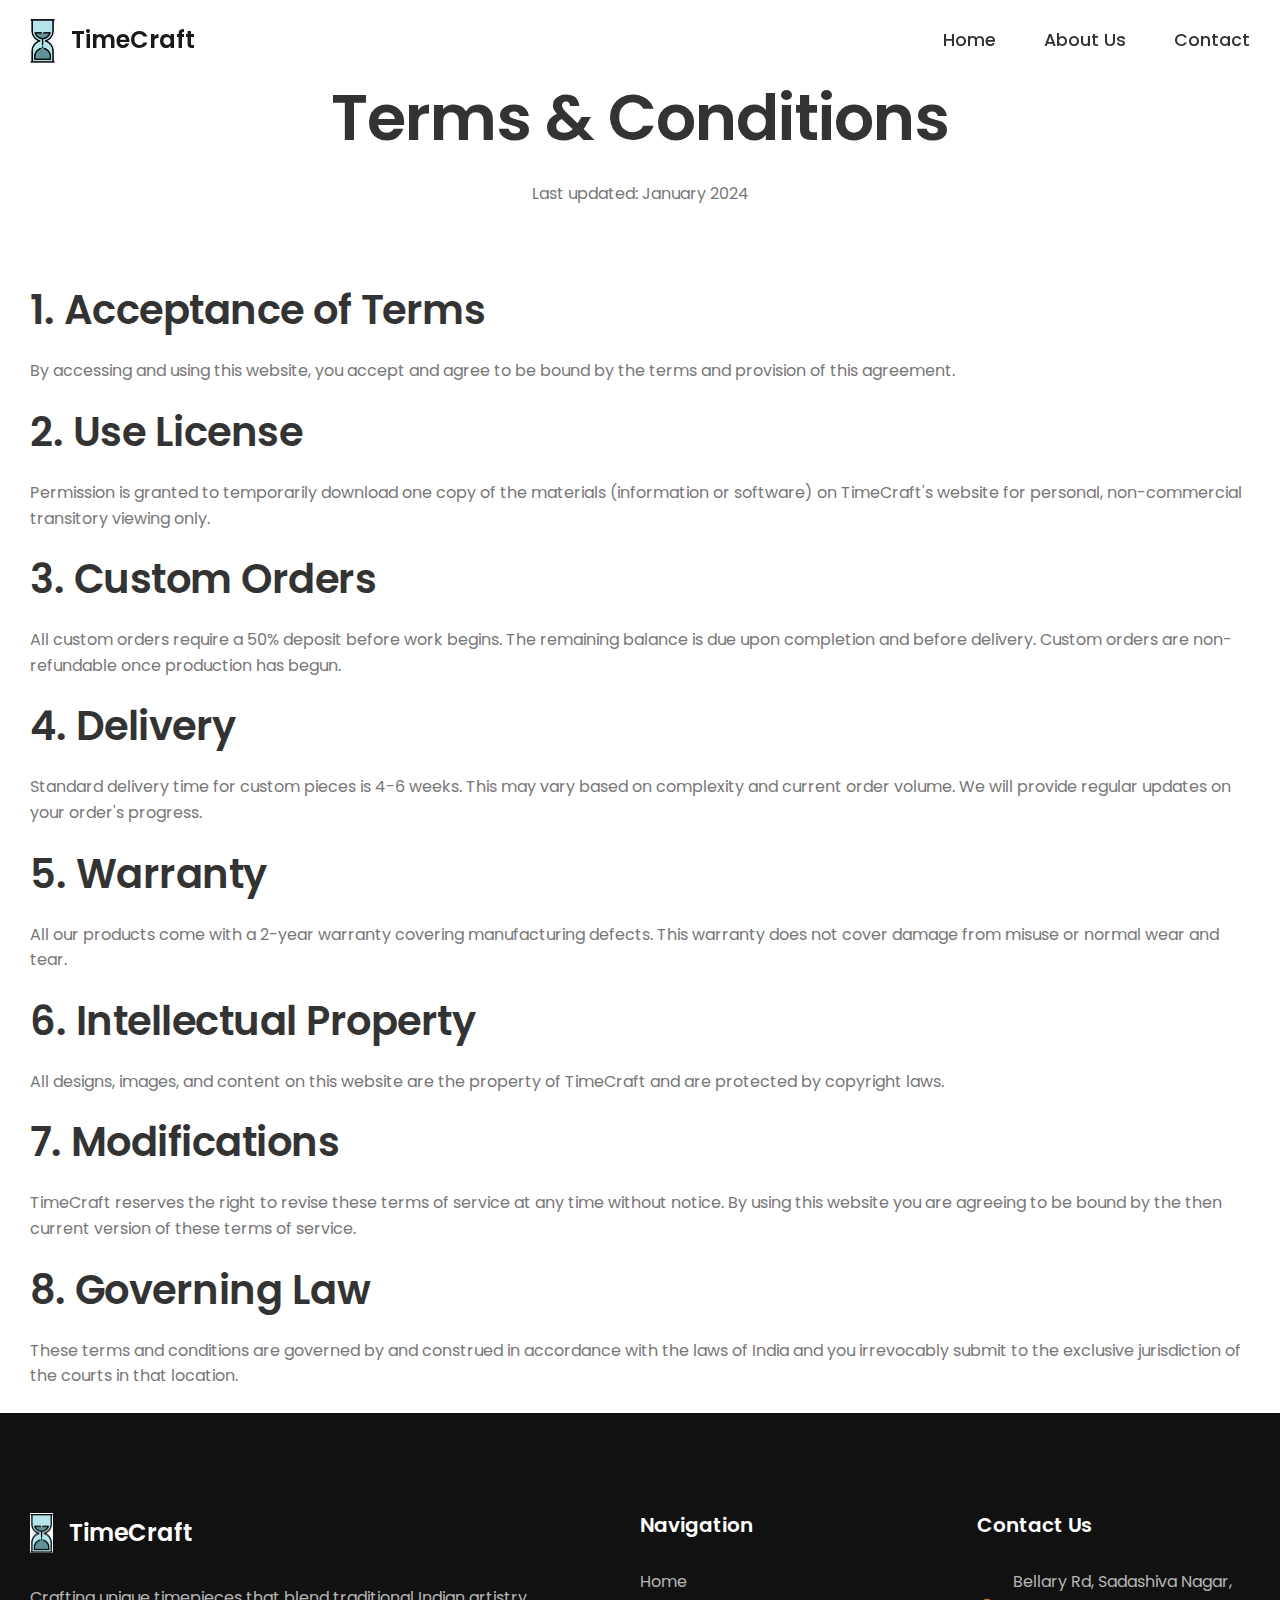
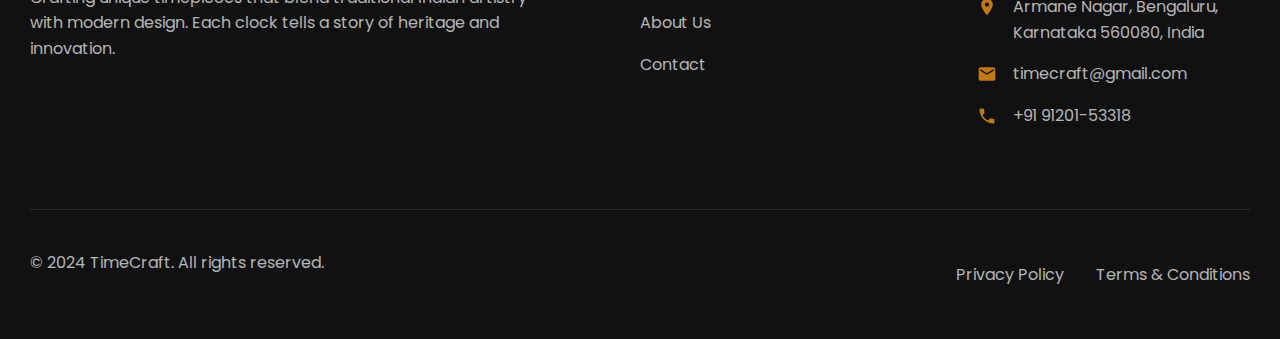
<file: terms-conditions.html>
<!DOCTYPE html>
<html lang="en">
<head>
    <meta charset="UTF-8">
    <meta name="viewport" content="width=device-width, initial-scale=1.0">
    <title>Terms & Conditions - TimeCraft</title>
    <meta name="description" content="Terms and conditions for using TimeCraft's services and website.">
    <link rel="stylesheet" href="css/style.css">
    <link rel="icon" type="image/x-icon" href="img/logo.png">
</head>
<body>
    <header class="header">
        <div class="container">
            <div class="header__inner">
                <a href="index.html" class="logo">
                    <img src="img/logo.png" alt="TimeCraft Logo" class="logo__img">
                    <span class="logo__text">TimeCraft</span>
                </a>
                <nav class="nav">
                    <ul class="nav__list">
                        <li class="nav__item"><a href="index.html" class="nav__link">Home</a></li>
                        <li class="nav__item"><a href="about.html" class="nav__link">About Us</a></li>
                        <li class="nav__item"><a href="contact.html" class="nav__link">Contact</a></li>
                    </ul>
                    <button class="burger" aria-label="Open menu">
                        <span></span>
                        <span></span>
                        <span></span>
                    </button>
                </nav>
            </div>
        </div>
    </header>

    <main>
        <section class="legal">
            <div class="container">
                <div class="section__header">
                    <h1>Terms & Conditions</h1>
                    <p>Last updated: January 2024</p>
                </div>
                <div class="legal__content">
                    <h2>1. Acceptance of Terms</h2>
                    <p>By accessing and using this website, you accept and agree to be bound by the terms and provision of this agreement.</p>

                    <h2>2. Use License</h2>
                    <p>Permission is granted to temporarily download one copy of the materials (information or software) on TimeCraft's website for personal, non-commercial transitory viewing only.</p>

                    <h2>3. Custom Orders</h2>
                    <p>All custom orders require a 50% deposit before work begins. The remaining balance is due upon completion and before delivery. Custom orders are non-refundable once production has begun.</p>

                    <h2>4. Delivery</h2>
                    <p>Standard delivery time for custom pieces is 4-6 weeks. This may vary based on complexity and current order volume. We will provide regular updates on your order's progress.</p>

                    <h2>5. Warranty</h2>
                    <p>All our products come with a 2-year warranty covering manufacturing defects. This warranty does not cover damage from misuse or normal wear and tear.</p>

                    <h2>6. Intellectual Property</h2>
                    <p>All designs, images, and content on this website are the property of TimeCraft and are protected by copyright laws.</p>

                    <h2>7. Modifications</h2>
                    <p>TimeCraft reserves the right to revise these terms of service at any time without notice. By using this website you are agreeing to be bound by the then current version of these terms of service.</p>

                    <h2>8. Governing Law</h2>
                    <p>These terms and conditions are governed by and construed in accordance with the laws of India and you irrevocably submit to the exclusive jurisdiction of the courts in that location.</p>
                </div>
            </div>
        </section>
    </main>

    <footer class="footer">
        <div class="container">
            <div class="footer__grid">
                <div class="footer__info">
                    <a href="index.html" class="footer__logo">
                        <img src="img/logo.png" alt="TimeCraft Logo">
                        <span class="logo__text">TimeCraft</span>
                    </a>
                    <p class="footer__text">Crafting unique timepieces that blend traditional Indian artistry with modern design. Each clock tells a story of heritage and innovation.</p>
                </div>
                <div class="footer__nav">
                    <h4 class="footer__title">Navigation</h4>
                    <ul class="footer__links">
                        <li class="footer__link"><a href="index.html">Home</a></li>
                        <li class="footer__link"><a href="about.html">About Us</a></li>
                        <li class="footer__link"><a href="contact.html">Contact</a></li>
                    </ul>
                </div>
                <div class="footer__contact">
                    <h4 class="footer__title">Contact Us</h4>
                    <div class="footer__contact-item">
                        <svg class="footer__icon" viewBox="0 0 24 24">
                            <path d="M12 2C8.13 2 5 5.13 5 9c0 5.25 7 13 7 13s7-7.75 7-13c0-3.87-3.13-7-7-7zm0 9.5c-1.38 0-2.5-1.12-2.5-2.5s1.12-2.5 2.5-2.5 2.5 1.12 2.5 2.5-1.12 2.5-2.5 2.5z"/>
                        </svg>
                        <a href="https://maps.app.goo.gl/4GGvnhLaynDn92M88" target="_blank">
                            Bellary Rd, Sadashiva Nagar, Armane Nagar, Bengaluru, Karnataka 560080, India
                        </a>
                    </div>
                    <div class="footer__contact-item">
                        <svg class="footer__icon" viewBox="0 0 24 24">
                            <path d="M20 4H4c-1.1 0-1.99.9-1.99 2L2 18c0 1.1.9 2 2 2h16c1.1 0 2-.9 2-2V6c0-1.1-.9-2-2-2zm0 4l-8 5-8-5V6l8 5 8-5v2z"/>
                        </svg>
                        <a href="mailto:timecraft@gmail.com">timecraft@gmail.com</a>
                    </div>
                    <div class="footer__contact-item">
                        <svg class="footer__icon" viewBox="0 0 24 24">
                            <path d="M6.62 10.79c1.44 2.83 3.76 5.15 6.59 6.59l2.2-2.2c.27-.27.67-.36 1.02-.24 1.12.37 2.33.57 3.57.57.55 0 1 .45 1 1V20c0 .55-.45 1-1 1-9.39 0-17-7.61-17-17 0-.55.45-1 1-1h3.5c.55 0 1 .45 1 1 0 1.25.2 2.45.57 3.57.11.35.03.74-.25 1.02l-2.2 2.2z"/>
                        </svg>
                        <a href="tel:+919876543210">+91 91201-53318</a>
                    </div>
                </div>
            </div>
            <div class="footer__bottom">
                <p class="footer__copy">&copy; 2024 TimeCraft. All rights reserved.</p>
                <div class="footer__bottom-links">
                    <a href="privacy-policy.html" class="footer__bottom-link">Privacy Policy</a>
                    <a href="terms-conditions.html" class="footer__bottom-link">Terms & Conditions</a>
                </div>
            </div>
        </div>
    </footer>

    <script src="js/main.js"></script>
</body>
</html>
</file>
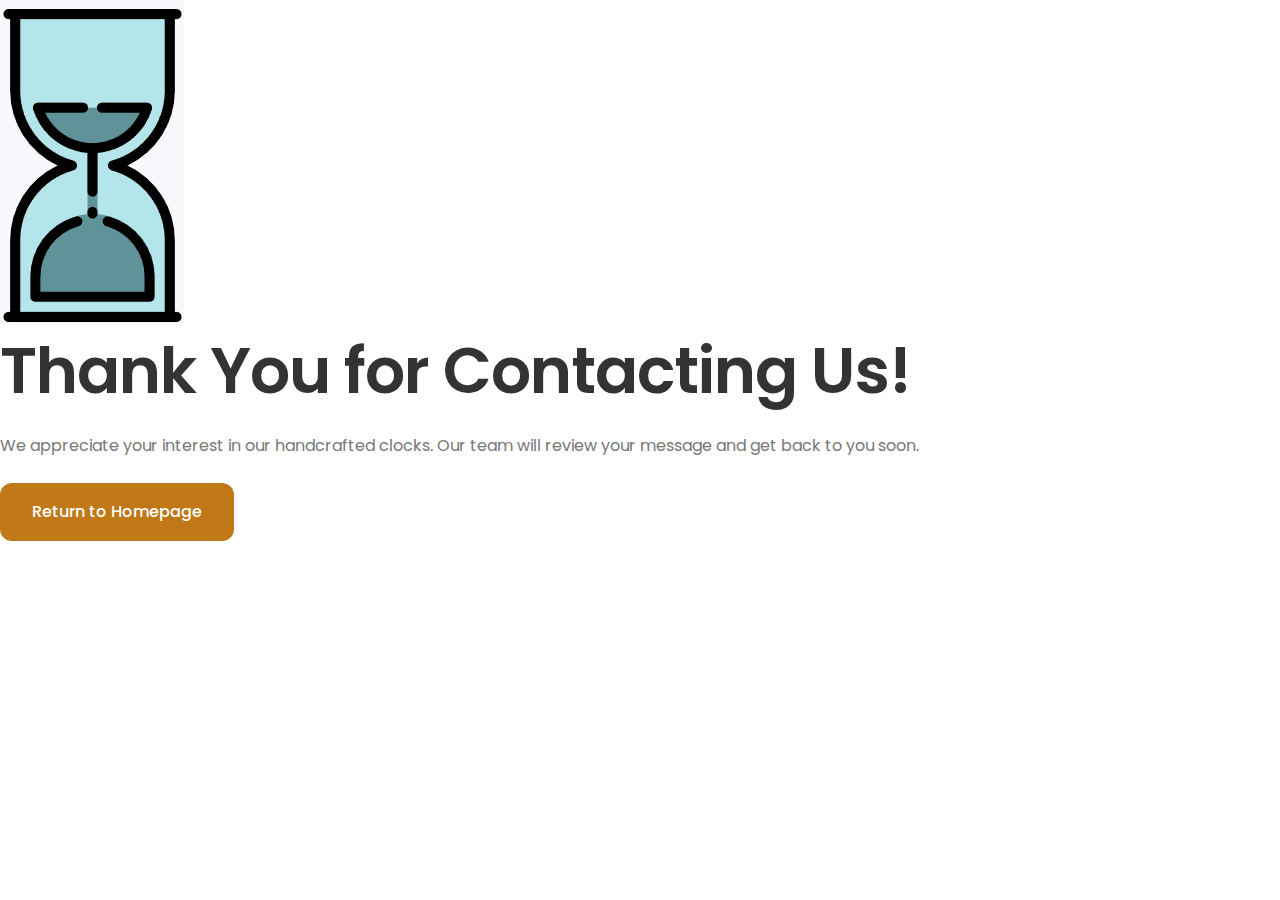
<file: thanks.html>
<!DOCTYPE html>
<html lang="en">
<head>
    <meta charset="UTF-8">
    <meta name="viewport" content="width=device-width, initial-scale=1.0">
    <title>Thank You - TimeCraft</title>
    <link rel="stylesheet" href="css/style.css">
    <link rel="icon" type="image/x-icon" href="img/logo.png">
</head>
<body>
    <div class="thanks">
        <div class="thanks__content">
            <img src="img/logo.png" alt="TimeCraft Logo" class="thanks__logo">
            <h1>Thank You for Contacting Us!</h1>
            <p>We appreciate your interest in our handcrafted clocks. Our team will review your message and get back to you soon.</p>
            <a href="index.html" class="btn">Return to Homepage</a>
        </div>
    </div>
</body>
</html>
</file>
<file: css/style.css>
/* Fonts */
@font-face {
    font-family: 'Poppins';
    src: url('../fonts/Poppins/Poppins-Light.ttf') format('truetype');
    font-weight: 300;
    font-style: normal;
}

@font-face {
    font-family: 'Poppins';
    src: url('../fonts/Poppins/Poppins-Regular.ttf') format('truetype');
    font-weight: 400;
    font-style: normal;
}

@font-face {
    font-family: 'Poppins';
    src: url('../fonts/Poppins/Poppins-Medium.ttf') format('truetype');
    font-weight: 500;
    font-style: normal;
}

@font-face {
    font-family: 'Poppins';
    src: url('../fonts/Poppins/Poppins-SemiBold.ttf') format('truetype');
    font-weight: 600;
    font-style: normal;
}

@font-face {
    font-family: 'Poppins';
    src: url('../fonts/Poppins/Poppins-Bold.ttf') format('truetype');
    font-weight: 700;
    font-style: normal;
}

/* Reset */
* {
    margin: 0;
    padding: 0;
    box-sizing: border-box;
}

/* Base */
:root {
    --primary-color: #1A1A1A;
    --secondary-color: #C17817;
    --accent-color: #F0B86E;
    --text-color: #333;
    --light-text: #777;
    --bg-light: #F9F9F9;
    --bg-dark: #111111;
    --white: #fff;
    --max-width: 1440px;
    --header-height: 80px;
    --border-radius: 12px;
    --transition: all 0.3s ease;
}

body {
    font-family: 'Poppins', sans-serif;
    line-height: 1.6;
    color: var(--text-color);
    background-color: var(--white);
}

.container {
    max-width: var(--max-width);
    margin: 0 auto;
    padding: 0 30px;
}

/* Typography */
h1, h2, h3, h4, h5, h6 {
    margin-bottom: 1.5rem;
    line-height: 1.2;
    font-weight: 600;
}

h1 {
    font-size: 4rem;
    letter-spacing: -1px;
}

h2 {
    font-size: 2.5rem;
    letter-spacing: -0.5px;
}

h3 {
    font-size: 1.75rem;
}

p {
    margin-bottom: 1.5rem;
    color: var(--light-text);
}

/* Header */
.header {
    background: rgba(255, 255, 255, 0.95);
    backdrop-filter: blur(10px);
    position: fixed;
    top: 0;
    left: 0;
    right: 0;
    z-index: 1000;
    transition: var(--transition);
}

.header.scrolled {
    box-shadow: 0 5px 20px rgba(0, 0, 0, 0.05);
}

.header__inner {
    height: var(--header-height);
    display: flex;
    align-items: center;
    justify-content: space-between;
}

.logo {
    display: flex;
    align-items: center;
    gap: 1rem;
    text-decoration: none;
}

.logo__img {
    height: 45px;
    width: auto;
}

.logo__text {
    font-size: 1.5rem;
    font-weight: 600;
    color: var(--primary-color);
}

/* Navigation */
.nav {
    display: flex;
    align-items: center;
    gap: 3rem;
}

.nav__list {
    display: flex;
    list-style: none;
    gap: 3rem;
}

.nav__link {
    color: var(--text-color);
    text-decoration: none;
    font-weight: 500;
    font-size: 1.1rem;
    padding: 0.5rem 0;
    position: relative;
}

.nav__link::after {
    content: '';
    position: absolute;
    bottom: 0;
    left: 0;
    width: 0;
    height: 2px;
    background-color: var(--secondary-color);
    transition: var(--transition);
}

.nav__link:hover::after,
.nav__link--active::after {
    width: 100%;
}

.nav__cta {
    background-color: var(--secondary-color);
    color: var(--white);
    padding: 0.75rem 1.5rem;
    border-radius: var(--border-radius);
    text-decoration: none;
    font-weight: 500;
    transition: var(--transition);
}

.nav__cta:hover {
    background-color: var(--accent-color);
    transform: translateY(-2px);
}

/* Burger Menu */
.burger {
    display: none;
    background: none;
    border: none;
    cursor: pointer;
    padding: 10px;
    z-index: 100;
}

.burger span {
    display: block;
    width: 30px;
    height: 2px;
    background-color: var(--primary-color);
    margin: 6px 0;
    transition: var(--transition);
}

.burger.active span:nth-child(1) {
    transform: rotate(45deg) translate(7px, 7px);
}

.burger.active span:nth-child(2) {
    opacity: 0;
}

.burger.active span:nth-child(3) {
    transform: rotate(-45deg) translate(7px, -7px);
}

/* Main Content */
main {
    margin-top: var(--header-height);
}

/* Hero Section */
.hero {
    position: relative;
    height: calc(100vh - var(--header-height));
		max-height: 1200px;
    display: flex;
    align-items: center;
    background-color: var(--bg-light);
    padding: 60px 0;
}

.hero .container {
    display: flex;
    align-items: center;
    gap: 4rem;
}

.hero__content {
    flex: 1;
    max-width: 600px;
}

.hero__image {
    flex: 1;
}

.hero__image img {
    max-width: 100%;
    height: auto;
    border-radius: var(--border-radius);
}

/* Features Section */
.features {
    padding: 120px 0;
}

.section__header {
    text-align: center;
    max-width: 700px;
    margin: 0 auto 80px;
}

.section__subtitle {
    color: var(--secondary-color);
    font-weight: 500;
    margin-bottom: 1rem;
}

.features__grid {
    display: grid;
    grid-template-columns: repeat(auto-fit, minmax(350px, 1fr));
    gap: 3rem;
}

.feature__item {
    background-color: var(--bg-light);
    padding: 40px;
    border-radius: var(--border-radius);
    transition: var(--transition);
}

.feature__item:hover {
    transform: translateY(-10px);
    box-shadow: 0 20px 40px rgba(0, 0, 0, 0.05);
}

.feature__icon {
    width: 60px;
    height: 60px;
    background-color: var(--secondary-color);
    border-radius: 50%;
    display: flex;
    align-items: center;
    justify-content: center;
    margin-bottom: 2rem;
}

.feature__icon img {
    width: 30px;
    height: 30px;
}

/* Process Section */
.process {
    padding: 120px 0;
    background-color: var(--bg-light);
}

.process__steps {
    display: grid;
    grid-template-columns: repeat(auto-fit, minmax(250px, 1fr));
    gap: 3rem;
    counter-reset: step;
}

.process__item {
    position: relative;
    padding: 40px;
    background-color: var(--white);
    border-radius: var(--border-radius);
    transition: var(--transition);
}

.process__item::before {
    counter-increment: step;
    content: counter(step);
    position: absolute;
    top: -20px;
    left: 40px;
    width: 40px;
    height: 40px;
    background-color: var(--secondary-color);
    color: var(--white);
    border-radius: 50%;
    display: flex;
    align-items: center;
    justify-content: center;
    font-weight: 600;
}

.process__item:hover {
    transform: translateY(-10px);
    box-shadow: 0 20px 40px rgba(0, 0, 0, 0.05);
}

/* Gallery Section */
.gallery {
    padding: 120px 0;
}

.gallery__grid {
    display: grid;
    grid-template-columns: repeat(3, 1fr);
    gap: 2rem;
}

.gallery__item {
    position: relative;
    border-radius: var(--border-radius);
    overflow: hidden;
    aspect-ratio: 1;
}

.gallery__item img {
    width: 100%;
    height: 100%;
    object-fit: cover;
    transition: var(--transition);
}

.gallery__overlay {
    position: absolute;
    inset: 0;
    background: rgba(0, 0, 0, 0.5);
    display: flex;
    align-items: center;
    justify-content: center;
    opacity: 0;
    transition: var(--transition);
}

.gallery__item:hover img {
    transform: scale(1.1);
}

.gallery__item:hover .gallery__overlay {
    opacity: 1;
}

.gallery__title {
    color: var(--white);
    text-align: center;
    padding: 0 20px;
}

/* Footer */
.footer {
    background-color: var(--bg-dark);
    color: var(--white);
    padding: 100px 0 40px;
}

.footer__grid {
    display: grid;
    grid-template-columns: 2fr 1fr 1fr;
    gap: 4rem;
    margin-bottom: 4rem;
}

.footer__info {
    max-width: 500px;
}

.footer__logo {
    display: flex;
    align-items: center;
    gap: 1rem;
    margin-bottom: 2rem;
    text-decoration: none;
}

.footer__logo img {
    height: 40px;
    width: auto;
}

.footer__logo .logo__text {
    color: var(--white);
    font-size: 1.5rem;
    font-weight: 600;
}

.footer__text {
    color: rgba(255, 255, 255, 0.7);
    margin-bottom: 2rem;
}

.footer__social {
    display: flex;
    gap: 1rem;
}

.footer__social-link {
    width: 40px;
    height: 40px;
    border-radius: 50%;
    background-color: rgba(255, 255, 255, 0.1);
    display: flex;
    align-items: center;
    justify-content: center;
    transition: var(--transition);
}

.footer__social-link:hover {
    background-color: var(--secondary-color);
}

.footer__title {
    font-size: 1.25rem;
    margin-bottom: 2rem;
    color: var(--white);
}

.footer__links {
    list-style: none;
}

.footer__link {
    margin-bottom: 1rem;
}

.footer__link a {
    color: rgba(255, 255, 255, 0.7);
    text-decoration: none;
    transition: var(--transition);
}

.footer__link a:hover {
    color: var(--secondary-color);
}

.footer__contact-item {
    display: flex;
    align-items: center;
    gap: 1rem;
    margin-bottom: 1rem;
    color: rgba(255, 255, 255, 0.7);
}

.footer__contact-item i {
    width: 20px;
    color: var(--secondary-color);
}

.footer__bottom {
    padding-top: 40px;
    border-top: 1px solid rgba(255, 255, 255, 0.1);
    display: flex;
    justify-content: space-between;
    align-items: center;
}

.footer__copy {
    color: rgba(255, 255, 255, 0.7);
}

.footer__bottom-links {
    display: flex;
    gap: 2rem;
}

.footer__bottom-link {
    color: rgba(255, 255, 255, 0.7);
    text-decoration: none;
    position: relative;
    transition: color 0.3s ease;
}

.footer__bottom-link::after {
    content: '';
    position: absolute;
    bottom: -2px;
    left: 0;
    width: 0;
    height: 1px;
    background-color: var(--secondary-color);
    transition: width 0.3s ease;
}

.footer__bottom-link:hover {
    color: var(--secondary-color);
}

.footer__bottom-link:hover::after {
    width: 100%;
}

/* Media Queries */
@media (max-width: 1200px) {
    .hero__content {
        max-width: 50%;
    }
    
    .hero__title {
        font-size: 3.5rem;
    }
}

@media (max-width: 992px) {
    /* Typography */
    h1 {
        font-size: 3rem;
    }

    h2 {
        font-size: 2rem;
    }

    /* Header */
    .nav__list {
        display: none;
        position: fixed;
        top: var(--header-height);
        left: 0;
        right: 0;
        background-color: var(--white);
        padding: 2rem;
        box-shadow: 0 10px 20px rgba(0, 0, 0, 0.1);
        flex-direction: column;
        align-items: center;
        gap: 2rem;
    }

    .nav__list.active {
        display: flex;
    }

    .nav__cta {
        display: none;
    }

    .nav__list .nav__cta {
        display: inline-flex;
        margin-top: 1rem;
    }

    .burger {
        display: block;
    }

    /* Hero */
    .hero__image {
        display: none;
    }

    .hero__content {
        max-width: 100%;
        text-align: center;
        padding-right: 0;
    }

    .hero__cta {
        justify-content: center;
    }

    /* Footer */
    .footer__grid {
        grid-template-columns: repeat(2, 1fr);
    }
}

@media (max-width: 768px) {
    /* Container */
    .container {
        padding: 0 20px;
    }

    /* Features */
    .features__grid {
        grid-template-columns: 1fr;
    }

    /* Gallery */
    .gallery__grid {
        grid-template-columns: 1fr;
    }

    /* Footer */
    .footer__grid {
        grid-template-columns: 1fr;
    }

    .footer__bottom {
        flex-direction: column;
        gap: 1rem;
        text-align: center;
    }
}

@media (max-width: 480px) {
    /* Typography */
    h1 {
        font-size: 2.5rem;
    }

    /* Hero */
    .hero__cta {
        flex-direction: column;
    }
}

/* Collections Tabs */
.collections {
    padding: 120px 0;
    background-color: var(--bg-light);
}

.collections__tabs {
    margin-top: 60px;
}

.collections__nav {
    display: flex;
    justify-content: center;
    gap: 2rem;
    margin-bottom: 3rem;
}

.collections__tab {
    background: none;
    border: none;
    padding: 1rem 2rem;
    font-size: 1.1rem;
    font-weight: 500;
    color: var(--text-color);
    cursor: pointer;
    position: relative;
    transition: var(--transition);
}

.collections__tab::after {
    content: '';
    position: absolute;
    bottom: 0;
    left: 50%;
    transform: translateX(-50%);
    width: 0;
    height: 2px;
    background-color: var(--secondary-color);
    transition: var(--transition);
}

.collections__tab.active {
    color: var(--secondary-color);
}

.collections__tab.active::after {
    width: 80%;
}

.collections__panel {
    display: none;
    grid-template-columns: 1fr 1fr;
    gap: 4rem;
    align-items: center;
}

.collections__panel.active {
    display: grid;
}

.collections__image {
    position: relative;
    border-radius: var(--border-radius);
    overflow: hidden;
}

.collections__image::before {
    content: '';
    position: absolute;
    inset: 0;
    background: linear-gradient(45deg, var(--secondary-color), transparent);
    opacity: 0.3;
}

.collections__image img {
    width: 100%;
    height: 100%;
    object-fit: cover;
}

.collections__info {
    padding: 2rem;
}

.collections__features {
    list-style: none;
    margin: 2rem 0;
}

.collections__features li {
    margin-bottom: 1rem;
    padding-left: 2rem;
    position: relative;
}

.collections__features li::before {
    content: '✓';
    position: absolute;
    left: 0;
    color: var(--secondary-color);
}

/* Parallax Section */
.parallax {
    height: 500px;
    background: linear-gradient(rgba(0, 0, 0, 0.3), rgba(0, 0, 0, 0.3)), url('../img/parallax-bg.jpg') no-repeat center center fixed;
    background-size: cover;
    position: relative;
    display: flex;
    align-items: center;
    justify-content: center;
    text-align: center;
    color: var(--white);
    overflow: hidden;
}

.parallax::before {
    content: '';
    position: absolute;
    inset: 0;
    background: linear-gradient(45deg, 
        rgba(193, 120, 23, 0.4),
        rgba(240, 184, 110, 0.4)
    );
    z-index: 1;
}

.parallax__content {
    position: relative;
    z-index: 2;
    max-width: 800px;
    padding: 0 2rem;
    transform: translateY(20px);
    opacity: 0;
    animation: fadeIn 1s ease-out forwards;
}

.parallax__content h2 {
    font-size: 3.5rem;
    margin-bottom: 1rem;
    color: var(--white);
    text-shadow: 2px 2px 4px rgba(0, 0, 0, 0.3);
}

.parallax__content p {
    font-size: 1.25rem;
    margin-bottom: 2rem;
    color: var(--white);
    text-shadow: 1px 1px 2px rgba(0, 0, 0, 0.3);
}

.parallax .btn--light {
    background: var(--white);
    color: var(--secondary-color);
    border: none;
    box-shadow: 0 10px 20px rgba(0, 0, 0, 0.1);
}

.parallax .btn--light:hover {
    background: var(--secondary-color);
    color: var(--white);
    transform: translateY(-5px);
    box-shadow: 0 15px 30px rgba(0, 0, 0, 0.2);
}

/* Benefits Section */
.benefits {
    padding: 120px 0;
}

.benefits__grid {
    display: grid;
    grid-template-columns: 1fr 1fr;
    gap: 4rem;
    align-items: center;
}

.benefits__image {
    position: relative;
    border-radius: var(--border-radius);
    overflow: hidden;
}

.benefits__image img {
    width: 100%;
    height: 100%;
    object-fit: cover;
}

.benefits__content {
    display: grid;
    gap: 3rem;
}

.benefits__item {
    text-align: center;
    padding: 2rem;
    background-color: var(--bg-light);
    border-radius: var(--border-radius);
    transition: var(--transition);
}

.benefits__item:hover {
    transform: translateY(-10px);
    box-shadow: 0 20px 40px rgba(0, 0, 0, 0.05);
}

.benefits__number {
    font-size: 3rem;
    font-weight: 700;
    color: var(--secondary-color);
    margin-bottom: 1rem;
    display: block;
}

.benefits__item h3 {
    margin-bottom: 0.5rem;
}

.benefits__item p {
    margin-bottom: 0;
}

/* Медиа-запросы */
@media (max-width: 992px) {
    .collections__panel {
        grid-template-columns: 1fr;
        gap: 2rem;
    }

    .benefits__grid {
        grid-template-columns: 1fr;
    }

    .parallax__content h2 {
        font-size: 2.5rem;
    }
}

@media (max-width: 768px) {
    .collections__nav {
        flex-direction: column;
        align-items: center;
    }

    .benefits__content {
        gap: 2rem;
    }

    .footer__grid {
        grid-template-columns: 1fr;
    }
}

/* About Hero Section */
.about-hero {
    position: relative;
    height: calc(100vh - var(--header-height));
		max-height: 1200px;
    display: flex;
    align-items: center;
    background-color: var(--bg-light);
    padding: 60px 0;
}

.about-hero .container {
    display: flex;
    align-items: center;
    gap: 4rem;
}

.about-hero__content {
    flex: 1;
    max-width: 600px;
}

.about-hero__subtitle {
    color: var(--secondary-color);
    font-size: 1.25rem;
    font-weight: 500;
    margin-bottom: 1rem;
    display: block;
}

.about-hero__title {
    margin-bottom: 2rem;
}

.about-hero__text {
    font-size: 1.25rem;
    margin-bottom: 3rem;
}

.about-hero__image {
    flex: 1;
}

.about-hero__image img {
    max-width: 100%;
    height: auto;
    border-radius: var(--border-radius);
}

/* Timeline Section */
.timeline {
    padding: 120px 0;
    position: relative;
    background: linear-gradient(135deg, var(--bg-light) 0%, var(--white) 100%);
}

.timeline__wrapper {
    position: relative;
    max-width: 1200px;
    margin: 0 auto;
    padding: 60px 0;
}

.timeline__wrapper::before {
    content: '';
    position: absolute;
    left: 50%;
    transform: translateX(-50%);
    width: 4px;
    height: calc(100% - 100px);
    background: linear-gradient(to bottom, 
        transparent,
        var(--secondary-color) 10%,
        var(--secondary-color) 90%,
        transparent
    );
    border-radius: 2px;
}

.timeline__item {
    position: relative;
    width: 50%;
    padding-right: 80px;
    opacity: 0;
    transform: translateX(-50px);
    transition: all 0.8s cubic-bezier(0.4, 0, 0.2, 1);
}

.timeline__item:last-child {
    margin-bottom: 0;
}

.timeline__item.animate {
    opacity: 1;
    transform: translateX(0);
}

.timeline__item:nth-child(even) {
    margin-left: auto;
    padding-right: 0;
    padding-left: 80px;
    transform: translateX(50px);
}

.timeline__item:nth-child(even).animate {
    transform: translateX(0);
}

.timeline__content {
    background-color: var(--white);
    padding: 40px;
    border-radius: var(--border-radius);
    box-shadow: 0 15px 35px rgba(0, 0, 0, 0.1);
    position: relative;
    z-index: 1;
    overflow: hidden;
    border: 1px solid rgba(193, 120, 23, 0.1);
    transition: all 0.3s ease;
}

.timeline__content:hover {
    transform: translateY(-5px);
    box-shadow: 0 20px 40px rgba(193, 120, 23, 0.15);
}

.timeline__content::before {
    content: '';
    position: absolute;
    right: -15px;
    top: 30px;
    width: 30px;
    height: 30px;
    background-color: var(--secondary-color);
    border-radius: 50%;
    box-shadow: 0 0 0 6px var(--white), 0 0 0 12px rgba(193, 120, 23, 0.1);
    z-index: 1;
    transition: all 0.3s ease;
}

.timeline__item:nth-child(even) .timeline__content::before {
    right: auto;
    left: -15px;
}

.timeline__content:hover::before {
    transform: scale(1.2);
    box-shadow: 0 0 0 6px var(--white), 0 0 0 12px rgba(193, 120, 23, 0.2);
}

.timeline__year {
    color: var(--secondary-color);
    font-size: 2.5rem;
    font-weight: 700;
    margin-bottom: 1rem;
    display: block;
    opacity: 0;
    transform: translateY(20px);
    transition: all 0.5s ease 0.2s;
}

.timeline__item.animate .timeline__year {
    opacity: 1;
    transform: translateY(0);
}

.timeline__content h3 {
    margin-bottom: 1rem;
    color: var(--primary-color);
    font-size: 1.5rem;
    opacity: 0;
    transform: translateY(20px);
    transition: all 0.5s ease 0.3s;
}

.timeline__item.animate .timeline__content h3 {
    opacity: 1;
    transform: translateY(0);
}

.timeline__content p {
    margin-bottom: 0;
    color: var(--light-text);
    opacity: 0;
    transform: translateY(20px);
    transition: all 0.5s ease 0.4s;
}

.timeline__item.animate .timeline__content p {
    opacity: 1;
    transform: translateY(0);
}

.timeline__content::after {
    content: '';
    position: absolute;
    inset: 0;
    background: linear-gradient(45deg, transparent, rgba(193, 120, 23, 0.05));
    z-index: -1;
}

@media (max-width: 992px) {
    .timeline__wrapper::before {
        left: 30px;
    }

    .timeline__item {
        width: 100%;
        padding-left: 80px;
        padding-right: 0;
    }

    .timeline__item:nth-child(even) {
        padding-left: 80px;
    }

    .timeline__content::before {
        left: -45px;
        right: auto;
    }

    .timeline__item:nth-child(even) .timeline__content::before {
        left: -45px;
    }
}

@media (max-width: 576px) {
    .timeline__content {
        padding: 30px;
    }

    .timeline__year {
        font-size: 2rem;
    }

    .timeline__content h3 {
        font-size: 1.25rem;
    }

    .timeline__item {
        padding-left: 60px;
    }

    .timeline__item:nth-child(even) {
        padding-left: 60px;
    }

    .timeline__content::before {
        left: -35px;
        width: 24px;
        height: 24px;
    }

    .timeline__item:nth-child(even) .timeline__content::before {
        left: -35px;
    }
}

/* Team Section */
.team {
    padding: 120px 0;
    background-color: var(--bg-light);
}

.team__grid {
    display: grid;
    grid-template-columns: repeat(3, 1fr);
    gap: 4rem;
    margin-top: 60px;
}

.team__member {
    text-align: center;
}

.team__image {
    width: 200px;
    height: 200px;
    border-radius: 50%;
    overflow: hidden;
    margin: 0 auto 2rem;
    position: relative;
}

.team__image img {
    width: 100%;
    height: 100%;
    object-fit: cover;
}

.team__info h3 {
    margin-bottom: 0.5rem;
}

.team__info span {
    color: var(--secondary-color);
    font-weight: 500;
    display: block;
    margin-bottom: 1rem;
}

/* Testimonials Section */
.testimonials {
    padding: 120px 0;
}

.testimonial {
    background-color: var(--bg-light);
    padding: 40px;
    border-radius: var(--border-radius);
    text-align: center;
    height: 100%;
    box-shadow: 0 10px 30px rgba(0, 0, 0, 0.05);
}

.testimonial__content {
    margin-bottom: 2rem;
}

.testimonial__content p {
    font-size: 1.1rem;
    font-style: italic;
    color: var(--text-color);
    margin-bottom: 0;
}

.testimonial__author {
    display: flex;
    align-items: center;
    justify-content: center;
    gap: 1rem;
}

.testimonial__author img {
    width: 60px;
    height: 60px;
    border-radius: 50%;
    object-fit: cover;
}

.testimonial__info {
    text-align: left;
}

.testimonial__info h4 {
    margin-bottom: 0.25rem;
}

.testimonial__info span {
    color: var(--light-text);
    font-size: 0.9rem;
}

/* Кастомный слайдер */
.testimonials__slider {
    position: relative;
    overflow: hidden;
    padding: 20px 0 60px;
}

.testimonials__track {
    display: flex;
    transition: transform 0.5s ease-out;
}

.testimonials__slide {
    flex: 0 0 100%;
    padding: 0 15px;
    opacity: 0;
    transform: scale(0.9);
    transition: all 0.5s ease;
    display: flex;
}

.testimonials__slide.active {
    opacity: 1;
    transform: scale(1);
}

.testimonials__slide .testimonial {
    width: 100%;
}

.testimonials__navigation {
    display: flex;
    justify-content: center;
    gap: 1rem;
    margin-top: 2rem;
}

.testimonials__button {
    width: 40px;
    height: 40px;
    border: none;
    border-radius: 50%;
    background-color: var(--secondary-color);
    color: var(--white);
    cursor: pointer;
    transition: all 0.3s ease;
    display: flex;
    align-items: center;
    justify-content: center;
}

.testimonials__button svg {
    width: 24px;
    height: 24px;
    fill: var(--white);
}

.testimonials__button:hover {
    background-color: var(--accent-color);
    transform: scale(1.1);
}

.testimonials__dots {
    display: flex;
    justify-content: center;
    gap: 0.5rem;
    margin-top: 1rem;
}

.testimonials__dot {
    width: 10px;
    height: 10px;
    border: none;
    border-radius: 50%;
    background-color: rgba(193, 120, 23, 0.3);
    cursor: pointer;
    transition: all 0.3s ease;
}

.testimonials__dot.active {
    background-color: var(--secondary-color);
    transform: scale(1.2);
}

@media (max-width: 768px) {
    .testimonials__slide {
        padding: 0 10px;
    }

    .testimonials__button {
        width: 36px;
        height: 36px;
    }

    .testimonials__button svg {
        width: 20px;
        height: 20px;
    }
}

/* Values Section */
.values {
    padding: 120px 0;
    background-color: var(--bg-light);
    position: relative;
    overflow: hidden;
}

.values__grid {
    position: relative;
    z-index: 2;
}

.values__content {
    position: relative;
}

.values__list {
    display: grid;
    grid-template-columns: repeat(auto-fit, minmax(300px, 1fr));
    gap: 3rem;
    margin-top: 4rem;
}

.values__item {
    background: var(--white);
    padding: 3rem;
    border-radius: var(--border-radius);
    position: relative;
    overflow: hidden;
    transition: all 0.5s ease;
}

.values__item::before {
    content: '';
    position: absolute;
    top: 0;
    left: 0;
    width: 5px;
    height: 100%;
    background: var(--secondary-color);
    transition: width 0.3s ease;
}

.values__item:hover::before {
    width: 100%;
}

.values__item:hover {
    transform: translateY(-10px);
}

.values__item:hover * {
    color: var(--white);
    position: relative;
    z-index: 1;
}

.values__item svg {
    width: 50px;
    height: 50px;
    fill: var(--secondary-color);
    margin-bottom: 2rem;
    transition: all 0.3s ease;
}

.values__item:hover svg {
    fill: var(--white);
    transform: scale(1.2);
}

/* Swiper Customization */
.swiper-pagination-bullet {
    width: 12px;
    height: 12px;
    background-color: var(--secondary-color);
    opacity: 0.3;
}

.swiper-pagination-bullet-active {
    opacity: 1;
}

/* Media Queries */
@media (max-width: 992px) {
    .about-hero__image {
        display: none;
    }

    .about-hero__content {
        max-width: 100%;
        text-align: center;
    }

    .timeline__wrapper::before {
        left: 0;
    }

    .timeline__item {
        width: 100%;
        padding-left: 40px;
        padding-right: 0;
    }

    .timeline__item:nth-child(even) {
        padding-left: 40px;
    }

    .timeline__content::before {
        left: -10px;
        right: auto;
    }

    .team__grid {
        grid-template-columns: 1fr;
        gap: 3rem;
    }

    .values__grid {
        grid-template-columns: 1fr;
    }

    .values__content {
        padding-right: 0;
        text-align: center;
    }

    .values__item {
        align-items: center;
    }
}

@media (max-width: 768px) {
    .about-hero__title {
        font-size: 2.5rem;
    }

    .timeline__content {
        padding: 20px;
    }

    .testimonial {
        padding: 30px 20px;
    }
}

/* Анимации */
@keyframes fadeIn {
    from {
        opacity: 0;
        transform: translateY(20px);
    }
    to {
        opacity: 1;
        transform: translateY(0);
    }
}

@keyframes slideIn {
    from {
        transform: translateX(-100%);
        opacity: 0;
    }
    to {
        transform: translateX(0);
        opacity: 1;
    }
}

@keyframes scaleIn {
    from {
        transform: scale(0.9);
        opacity: 0;
    }
    to {
        transform: scale(1);
        opacity: 1;
    }
}

@keyframes shimmer {
    0% {
        background-position: -200% 0;
    }
    100% {
        background-position: 200% 0;
    }
}

@keyframes pulse {
    0% {
        transform: scale(1);
    }
    50% {
        transform: scale(1.05);
    }
    100% {
        transform: scale(1);
    }
}

/* Применение анимаций */
.hero__content {
    animation: fadeIn 1s ease-out;
}

.hero__image {
    animation: slideIn 1s ease-out;
}

.feature__item {
    animation: scaleIn 0.5s ease-out;
    animation-fill-mode: both;
}

.feature__item:nth-child(1) {
    animation-delay: 0.2s;
}

.feature__item:nth-child(2) {
    animation-delay: 0.4s;
}

.feature__item:nth-child(3) {
    animation-delay: 0.6s;
}

.nav__cta {
    position: relative;
    overflow: hidden;
    background: linear-gradient(90deg, 
        var(--secondary-color) 0%, 
        var(--accent-color) 50%, 
        var(--secondary-color) 100%
    );
    background-size: 200% 100%;
    animation: shimmer 3s infinite;
    transition: transform 0.3s ease;
}

.nav__cta:hover {
    transform: translateY(-3px);
    box-shadow: 0 10px 20px rgba(0, 0, 0, 0.1);
}

.gallery__item {
    transition: all 0.5s cubic-bezier(0.4, 0, 0.2, 1);
}

.gallery__item:hover {
    transform: translateY(-10px) scale(1.02);
    box-shadow: 0 20px 40px rgba(0, 0, 0, 0.1);
}

/* Обновленные стили для иконок */
.icon {
    width: 24px;
    height: 24px;
    fill: var(--secondary-color);
    transition: transform 0.3s ease;
}

.footer__contact-item:hover .icon {
    transform: scale(1.2);
}

/* Обновленные стили для футера */
.footer__link a {
    color: rgba(255, 255, 255, 0.7);
    text-decoration: none;
    position: relative;
    transition: color 0.3s ease;
}

.footer__link a::after {
    content: '';
    position: absolute;
    bottom: -2px;
    left: 0;
    width: 0;
    height: 1px;
    background-color: var(--secondary-color);
    transition: width 0.3s ease;
}

.footer__link a:hover {
    color: var(--secondary-color);
}

.footer__link a:hover::after {
    width: 100%;
}

.footer__contact-item a {
    color: rgba(255, 255, 255, 0.7);
    text-decoration: none;
    transition: color 0.3s ease;
}

.footer__contact-item a:hover {
    color: var(--secondary-color);
}

.footer__bottom-link {
    color: rgba(255, 255, 255, 0.7);
    text-decoration: none;
    position: relative;
    transition: color 0.3s ease;
}

.footer__bottom-link::after {
    content: '';
    position: absolute;
    bottom: -2px;
    left: 0;
    width: 0;
    height: 1px;
    background-color: var(--secondary-color);
    transition: width 0.3s ease;
}

.footer__bottom-link:hover {
    color: var(--secondary-color);
}

.footer__bottom-link:hover::after {
    width: 100%;
}

/* Кастомный слайдер */
.testimonials__slider {
    position: relative;
    overflow: hidden;
}

.testimonials__track {
    display: flex;
    transition: transform 0.5s ease-out;
}

.testimonials__slide {
    flex: 0 0 100%;
    padding: 0 15px;
    opacity: 0;
    transform: scale(0.9);
    transition: all 0.5s ease;
}

.testimonials__slide.active {
    opacity: 1;
    transform: scale(1);
}

.testimonials__navigation {
    display: flex;
    justify-content: center;
    gap: 1rem;
    margin-top: 2rem;
}

.testimonials__button {
    width: 40px;
    height: 40px;
    border: none;
    border-radius: 50%;
    background-color: var(--secondary-color);
    color: var(--white);
    cursor: pointer;
    transition: all 0.3s ease;
    display: flex;
    align-items: center;
    justify-content: center;
}

.testimonials__button svg {
    width: 24px;
    height: 24px;
    fill: var(--white);
}

.testimonials__button:hover {
    background-color: var(--accent-color);
    transform: scale(1.1);
}

.testimonials__dots {
    display: flex;
    justify-content: center;
    gap: 0.5rem;
    margin-top: 1rem;
}

.testimonials__dot {
    width: 10px;
    height: 10px;
    border: none;
    border-radius: 50%;
    background-color: rgba(193, 120, 23, 0.3);
    cursor: pointer;
    transition: all 0.3s ease;
}

.testimonials__dot.active {
    background-color: var(--secondary-color);
    transform: scale(1.2);
}

@media (max-width: 768px) {
    .testimonials__slide {
        padding: 0 10px;
    }

    .testimonials__button {
        width: 36px;
        height: 36px;
    }

    .testimonials__button svg {
        width: 20px;
        height: 20px;
    }
}

/* Дополнительные анимации для других элементов */
.process__item {
    animation: fadeIn 0.5s ease-out;
    animation-fill-mode: both;
}

.process__item:nth-child(1) { animation-delay: 0.2s; }
.process__item:nth-child(2) { animation-delay: 0.4s; }
.process__item:nth-child(3) { animation-delay: 0.6s; }
.process__item:nth-child(4) { animation-delay: 0.8s; }

.timeline__item {
    animation: slideIn 0.5s ease-out;
    animation-fill-mode: both;
}

.timeline__item:nth-child(even) {
    animation-name: slideIn;
    animation-direction: reverse;
}

.values__item {
    animation: scaleIn 0.5s ease-out;
    animation-fill-mode: both;
}

.values__item:hover {
    animation: pulse 2s infinite;
}

/* Buttons */
.btn {
    display: inline-flex;
    align-items: center;
    justify-content: center;
    padding: 1rem 2rem;
    border-radius: var(--border-radius);
    font-weight: 500;
    text-decoration: none;
    transition: all 0.3s ease;
    position: relative;
    overflow: hidden;
    border: none;
    cursor: pointer;
    background: var(--secondary-color);
    color: var(--white);
}

.btn::before {
    content: '';
    position: absolute;
    top: 0;
    left: -100%;
    width: 100%;
    height: 100%;
    background: linear-gradient(
        120deg,
        transparent,
        rgba(255, 255, 255, 0.3),
        transparent
    );
    transition: 0.5s;
}

.btn:hover::before {
    left: 100%;
}

.btn:hover {
    transform: translateY(-3px);
    box-shadow: 0 10px 20px rgba(193, 120, 23, 0.2);
}

.btn--outline {
    background: transparent;
    color: var(--secondary-color);
    border: 2px solid var(--secondary-color);
}

.btn--outline:hover {
    background: var(--secondary-color);
    color: var(--white);
}

.btn--light {
    background: var(--white);
    color: var(--secondary-color);
}

.btn--light:hover {
    background: var(--secondary-color);
    color: var(--white);
}

/* Interactive Showcase */
.interactive-showcase {
    padding: 120px 0;
    background-color: var(--bg-light);
    overflow: hidden;
}

.showcase__wrapper {
    position: relative;
    display: grid;
    grid-template-columns: repeat(3, 1fr);
    gap: 2rem;
    margin-top: 60px;
    perspective: 2000px;
}

.showcase__item {
    position: relative;
    transform-style: preserve-3d;
    transition: transform 0.8s cubic-bezier(0.4, 0, 0.2, 1);
    cursor: pointer;
}

.showcase__image {
    position: relative;
    border-radius: var(--border-radius);
    overflow: hidden;
    aspect-ratio: 3/4;
    transform-style: preserve-3d;
    transform: translateZ(0);
}

.showcase__image img {
    width: 100%;
    height: 100%;
    object-fit: cover;
    transition: transform 0.5s ease;
}

.showcase__overlay {
    position: absolute;
    inset: 0;
    background: linear-gradient(
        to top,
        rgba(0, 0, 0, 0.9),
        rgba(0, 0, 0, 0.3)
    );
    display: flex;
    flex-direction: column;
    justify-content: flex-end;
    padding: 2rem;
    transform: translateZ(50px);
    opacity: 0;
    transition: all 0.5s ease;
}

.showcase__item:hover .showcase__overlay {
    opacity: 1;
}

.showcase__number {
    font-size: 3rem;
    font-weight: 700;
    color: var(--secondary-color);
    margin-bottom: 1rem;
    transform: translateZ(75px);
}

.showcase__overlay h3 {
    color: var(--white);
    margin-bottom: 0.5rem;
    transform: translateZ(60px);
}

.showcase__overlay p {
    color: rgba(255, 255, 255, 0.8);
    margin-bottom: 0;
    transform: translateZ(40px);
}

.showcase__cursor {
    position: fixed;
    width: 30px;
    height: 30px;
    border: 2px solid var(--secondary-color);
    border-radius: 50%;
    pointer-events: none;
    transform: translate(-50%, -50%);
    transition: all 0.1s ease;
    z-index: 100;
    opacity: 0;
    mix-blend-mode: difference;
}

@media (max-width: 992px) {
    .showcase__wrapper {
        grid-template-columns: 1fr;
        gap: 3rem;
    }
}

/* Craft Story Section */
.craft-story {
    padding: 120px 0;
    background-color: var(--white);
    overflow: hidden;
}

.craft-story__wrapper {
    display: grid;
    grid-template-columns: 1fr 1fr;
    gap: 4rem;
    align-items: center;
}

.craft-story__images {
    position: relative;
    height: 600px;
}

.craft-story__image {
    position: absolute;
    border-radius: var(--border-radius);
    overflow: hidden;
    box-shadow: 0 20px 40px rgba(0, 0, 0, 0.1);
    transition: all 0.5s cubic-bezier(0.4, 0, 0.2, 1);
}

.craft-story__image:hover {
    transform: translateY(-10px);
    box-shadow: 0 30px 60px rgba(0, 0, 0, 0.15);
}

.craft-story__image img {
    width: 100%;
    height: 100%;
    object-fit: cover;
    transition: transform 0.5s ease;
}

.craft-story__image:hover img {
    transform: scale(1.1);
}

.craft-story__card {
    position: absolute;
    bottom: 0;
    left: 0;
    right: 0;
    padding: 2rem;
    background: linear-gradient(
        to top,
        rgba(0, 0, 0, 0.9),
        rgba(0, 0, 0, 0.2)
    );
    color: var(--white);
    transform: translateY(100%);
    transition: transform 0.5s ease;
}

.craft-story__image:hover .craft-story__card {
    transform: translateY(0);
}

.craft-story__tag {
    display: inline-block;
    padding: 0.5rem 1rem;
    background-color: var(--secondary-color);
    border-radius: var(--border-radius);
    font-size: 0.9rem;
    font-weight: 500;
    margin-bottom: 1rem;
}

.craft-story__card h3 {
    font-size: 1.5rem;
    margin-bottom: 0.5rem;
    color: var(--white);
}

.craft-story__card p {
    color: rgba(255, 255, 255, 0.8);
    margin-bottom: 0;
    font-size: 0.9rem;
}

.craft-story__image--1 {
    width: 60%;
    height: 70%;
    top: 0;
    left: 0;
    z-index: 3;
}

.craft-story__image--2 {
    width: 50%;
    height: 60%;
    top: 20%;
    right: 0;
    z-index: 2;
}

.craft-story__image--3 {
    width: 40%;
    height: 50%;
    bottom: 0;
    left: 20%;
    z-index: 1;
}

.craft-story__pattern {
    position: absolute;
    width: 100%;
    height: 100%;
    background-image: radial-gradient(var(--secondary-color) 2px, transparent 2px);
    background-size: 30px 30px;
    opacity: 0.1;
    z-index: 0;
}

.craft-story__content {
    padding-left: 2rem;
}

.craft-story__text {
    margin: 2rem 0;
}

.craft-story__stats {
    display: grid;
    grid-template-columns: repeat(3, 1fr);
    gap: 2rem;
    margin: 3rem 0;
}

.craft-story__stat {
    text-align: center;
}

.craft-story__number {
    font-size: 2.5rem;
    font-weight: 700;
    color: var(--secondary-color);
    display: block;
    margin-bottom: 0.5rem;
}

.craft-story__label {
    color: var(--text-color);
    font-weight: 500;
}

/* Media Queries */
@media (max-width: 992px) {
    .showcase__wrapper {
        grid-template-columns: 1fr;
        gap: 3rem;
    }

    .craft-story__wrapper {
        grid-template-columns: 1fr;
    }

    .craft-story__images {
        height: 400px;
        margin-bottom: 2rem;
    }

    .craft-story__content {
        padding-left: 0;
        text-align: center;
    }
}

@media (max-width: 768px) {
    .craft-story__stats {
        grid-template-columns: 1fr;
        gap: 2rem;
    }
}

/* SVG Icons */
.values__icon {
    width: 40px;
    height: 40px;
    fill: var(--secondary-color);
    margin-bottom: 1.5rem;
    transition: all 0.3s ease;
}

.values__item:hover .values__icon {
    fill: var(--white);
    transform: scale(1.2) rotate(5deg);
}

.footer__icon {
    width: 20px;
    height: 20px;
    fill: var(--secondary-color);
    flex-shrink: 0;
    transition: transform 0.3s ease;
}

.footer__contact-item:hover .footer__icon {
    transform: scale(1.2);
}

.timeline__item--right {
    margin-left: auto;
    padding-right: 0;
    padding-left: 80px;
    transform: translateX(50px);
}

.timeline__item--right .timeline__content::before {
    right: auto;
    left: -15px;
}

.timeline__item--right.animate {
    transform: translateX(0);
}

@media (max-width: 992px) {
    .timeline__item--right {
        width: 100%;
        padding-left: 80px;
        padding-right: 0;
    }

    .timeline__item--right .timeline__content::before {
        left: -45px;
    }
}

@media (max-width: 576px) {
    .timeline__item--right {
        padding-left: 60px;
    }

    .timeline__item--right .timeline__content::before {
        left: -35px;
    }
}

/* Contact Hero Section */
.contact-hero {
    padding: 120px 0;
    background: linear-gradient(135deg, var(--bg-light) 0%, var(--white) 100%);
    text-align: center;
}

.contact-hero__content {
    max-width: 700px;
    margin: 0 auto;
}

.contact-hero__subtitle {
    color: var(--secondary-color);
    font-size: 1.25rem;
    font-weight: 500;
    margin-bottom: 1rem;
    display: block;
}

.contact-hero__title {
    margin-bottom: 1.5rem;
}

.contact-hero__text {
    font-size: 1.25rem;
    margin-bottom: 0;
}

/* Contact Info Section */
.contact-info {
    padding: 80px 0;
    background-color: var(--white);
}

.contact-info__grid {
    display: grid;
    grid-template-columns: repeat(3, 1fr);
    gap: 2rem;
}

.contact-info__item {
    text-align: center;
    padding: 3rem;
    background-color: var(--bg-light);
    border-radius: var(--border-radius);
    transition: var(--transition);
}

.contact-info__item:hover {
    transform: translateY(-10px);
    box-shadow: 0 20px 40px rgba(0, 0, 0, 0.05);
}

.contact-info__icon {
    width: 60px;
    height: 60px;
    margin: 0 auto 2rem;
    background-color: var(--secondary-color);
    border-radius: 50%;
    display: flex;
    align-items: center;
    justify-content: center;
    transition: var(--transition);
}

.contact-info__item:hover .contact-info__icon {
    transform: scale(1.1) rotate(5deg);
}

.contact-info__icon svg {
    width: 30px;
    height: 30px;
    fill: var(--white);
}

.contact-info__item h3 {
    margin-bottom: 1rem;
}

.contact-info__item p {
    margin-bottom: 1.5rem;
}

.contact-info__link {
    color: var(--secondary-color);
    text-decoration: none;
    font-weight: 500;
    transition: var(--transition);
}

.contact-info__link:hover {
    color: var(--accent-color);
}

/* Contact Form Section */
.contact-form {
    padding: 120px 0;
    background-color: var(--bg-light);
}

.contact-form__wrapper {
    max-width: 800px;
    margin: 0 auto;
    background-color: var(--white);
    border-radius: var(--border-radius);
    padding: 4rem;
    box-shadow: 0 20px 40px rgba(0, 0, 0, 0.05);
}

.contact-form__content {
    text-align: center;
    margin-bottom: 3rem;
}

.form {
    display: grid;
    gap: 2rem;
}

.form__group {
    position: relative;
}

.form__group input,
.form__group textarea {
    width: 100%;
    padding: 1rem;
    border: 2px solid transparent;
    background-color: var(--bg-light);
    border-radius: var(--border-radius);
    font-family: inherit;
    font-size: 1rem;
    transition: var(--transition);
}

.form__group textarea {
    height: 150px;
    resize: none;
}

.form__group label {
    position: absolute;
    left: 1rem;
    top: 1rem;
    color: var(--light-text);
    transition: var(--transition);
    pointer-events: none;
}

.form__group input:focus,
.form__group textarea:focus {
    border-color: var(--secondary-color);
    outline: none;
}

.form__group input:focus + label,
.form__group textarea:focus + label,
.form__group input:not(:placeholder-shown) + label,
.form__group textarea:not(:placeholder-shown) + label {
    transform: translateY(-2.5rem);
    font-size: 0.875rem;
    color: var(--secondary-color);
}

/* Map Section */
.map {
    height: 450px;
}

.map__wrapper {
    height: 100%;
}

.map__wrapper iframe {
    width: 100%;
    height: 100%;
    border: none;
}

@media (max-width: 992px) {
    .contact-info__grid {
        grid-template-columns: repeat(2, 1fr);
    }

    .contact-form__wrapper {
        padding: 3rem;
    }
}

@media (max-width: 768px) {
    .contact-hero__title {
        font-size: 2.5rem;
    }

    .contact-info__grid {
        grid-template-columns: 1fr;
    }

    .contact-form__wrapper {
        padding: 2rem;
    }
}

@media (max-width: 480px) {
    .contact-hero__title {
        font-size: 2rem;
    }

    .contact-form__wrapper {
        padding: 1.5rem;
    }
}
</file>
